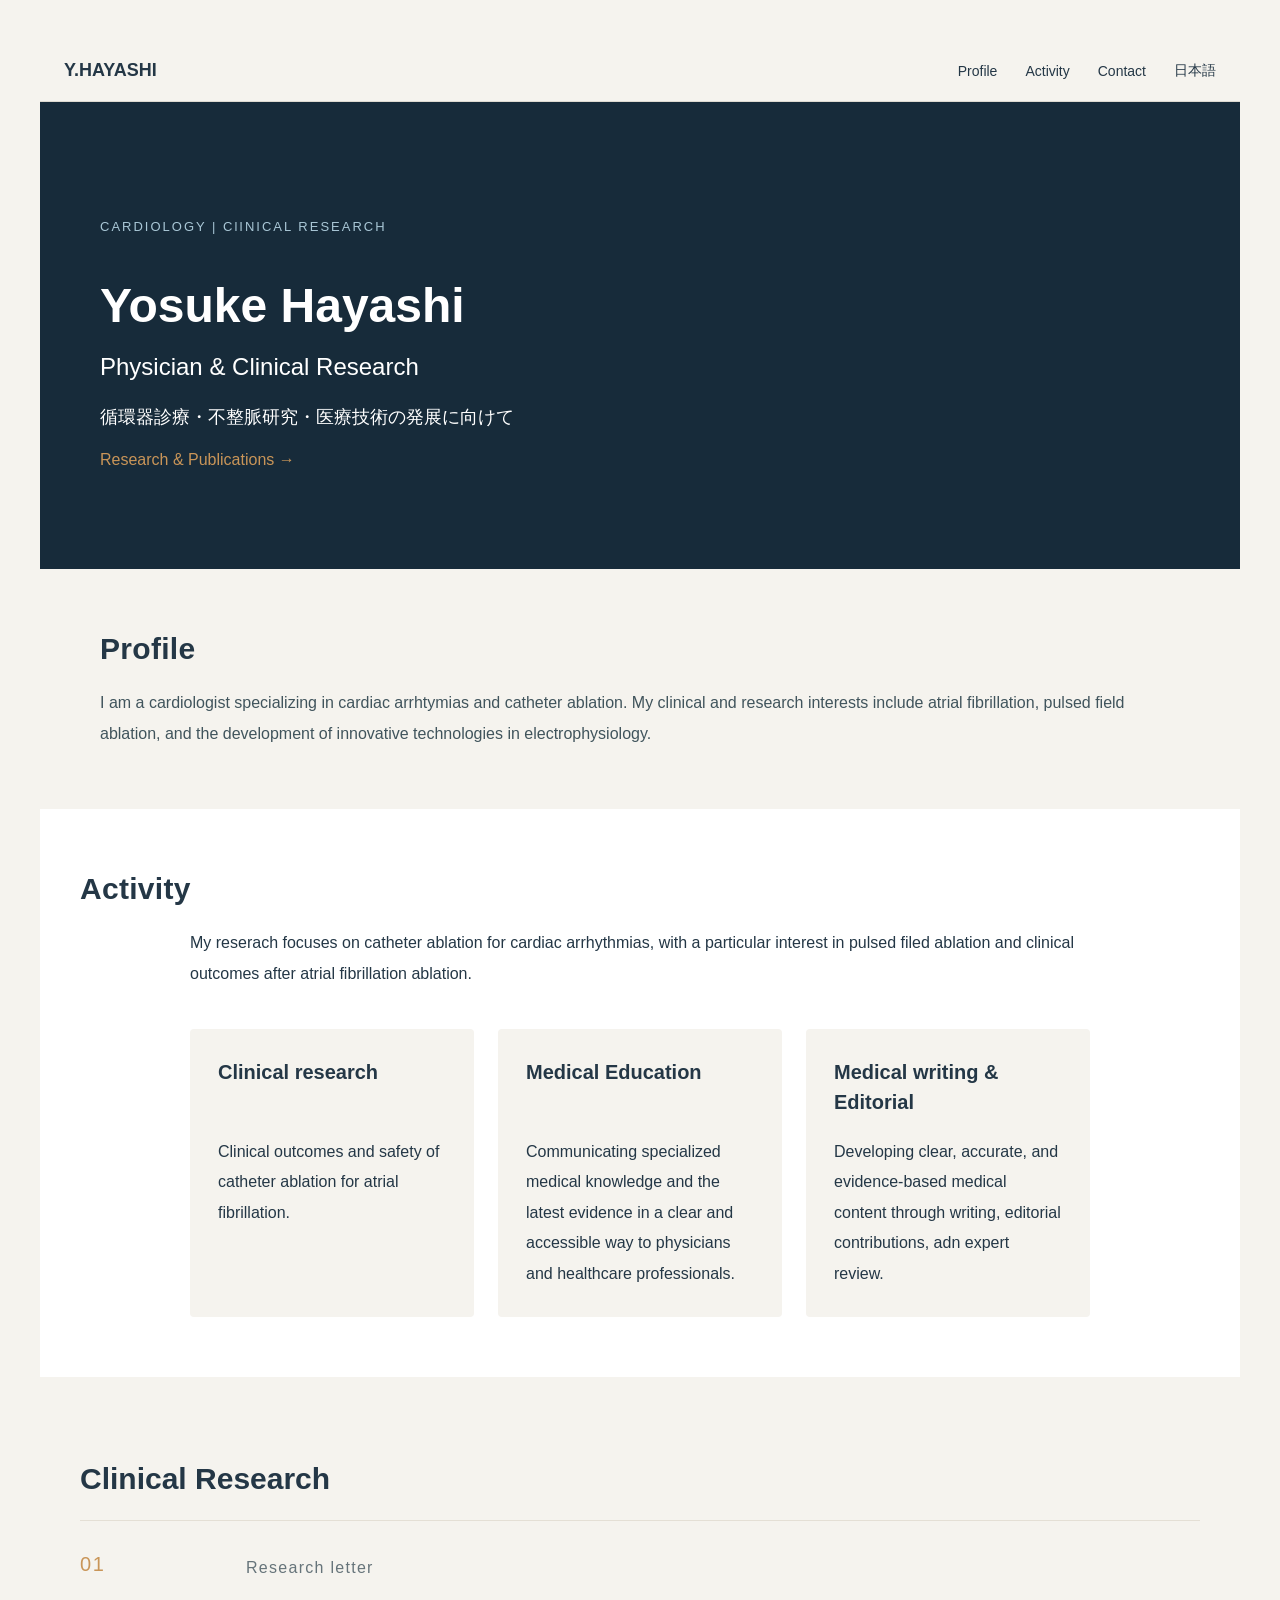
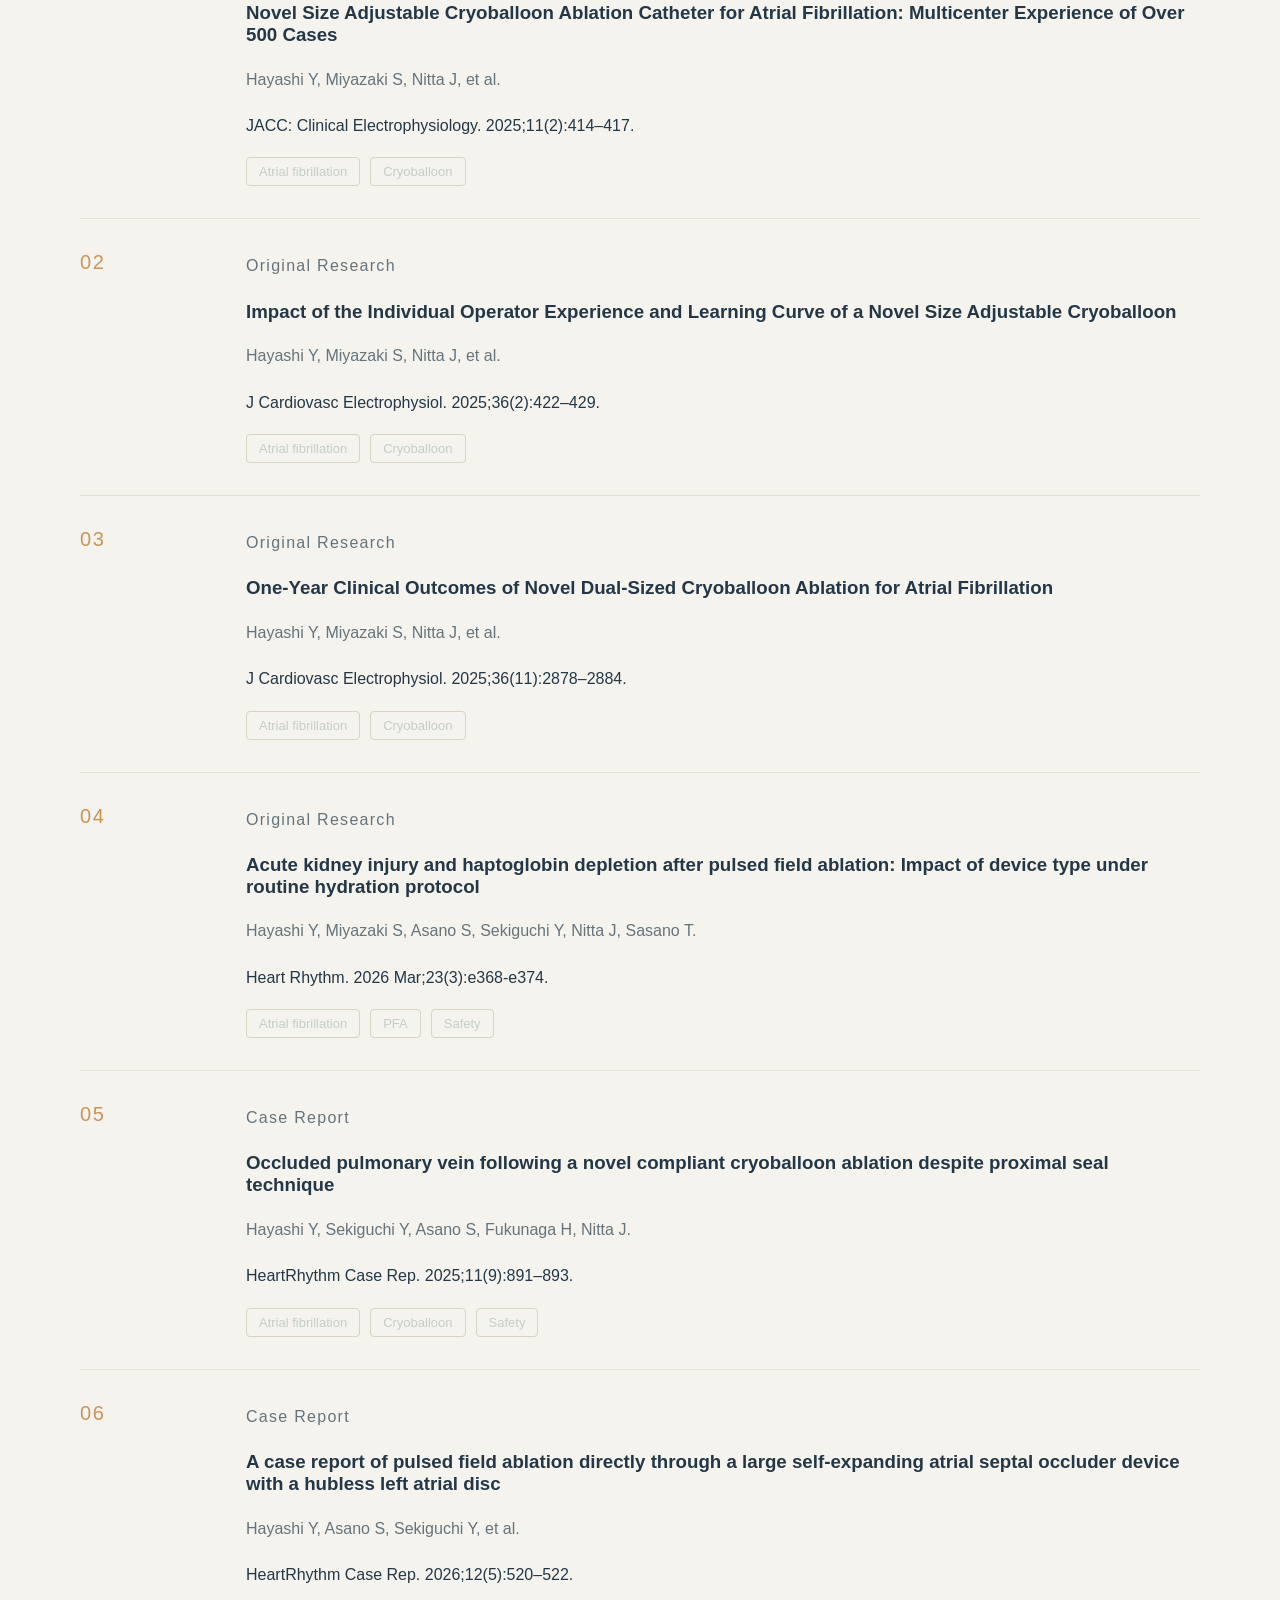
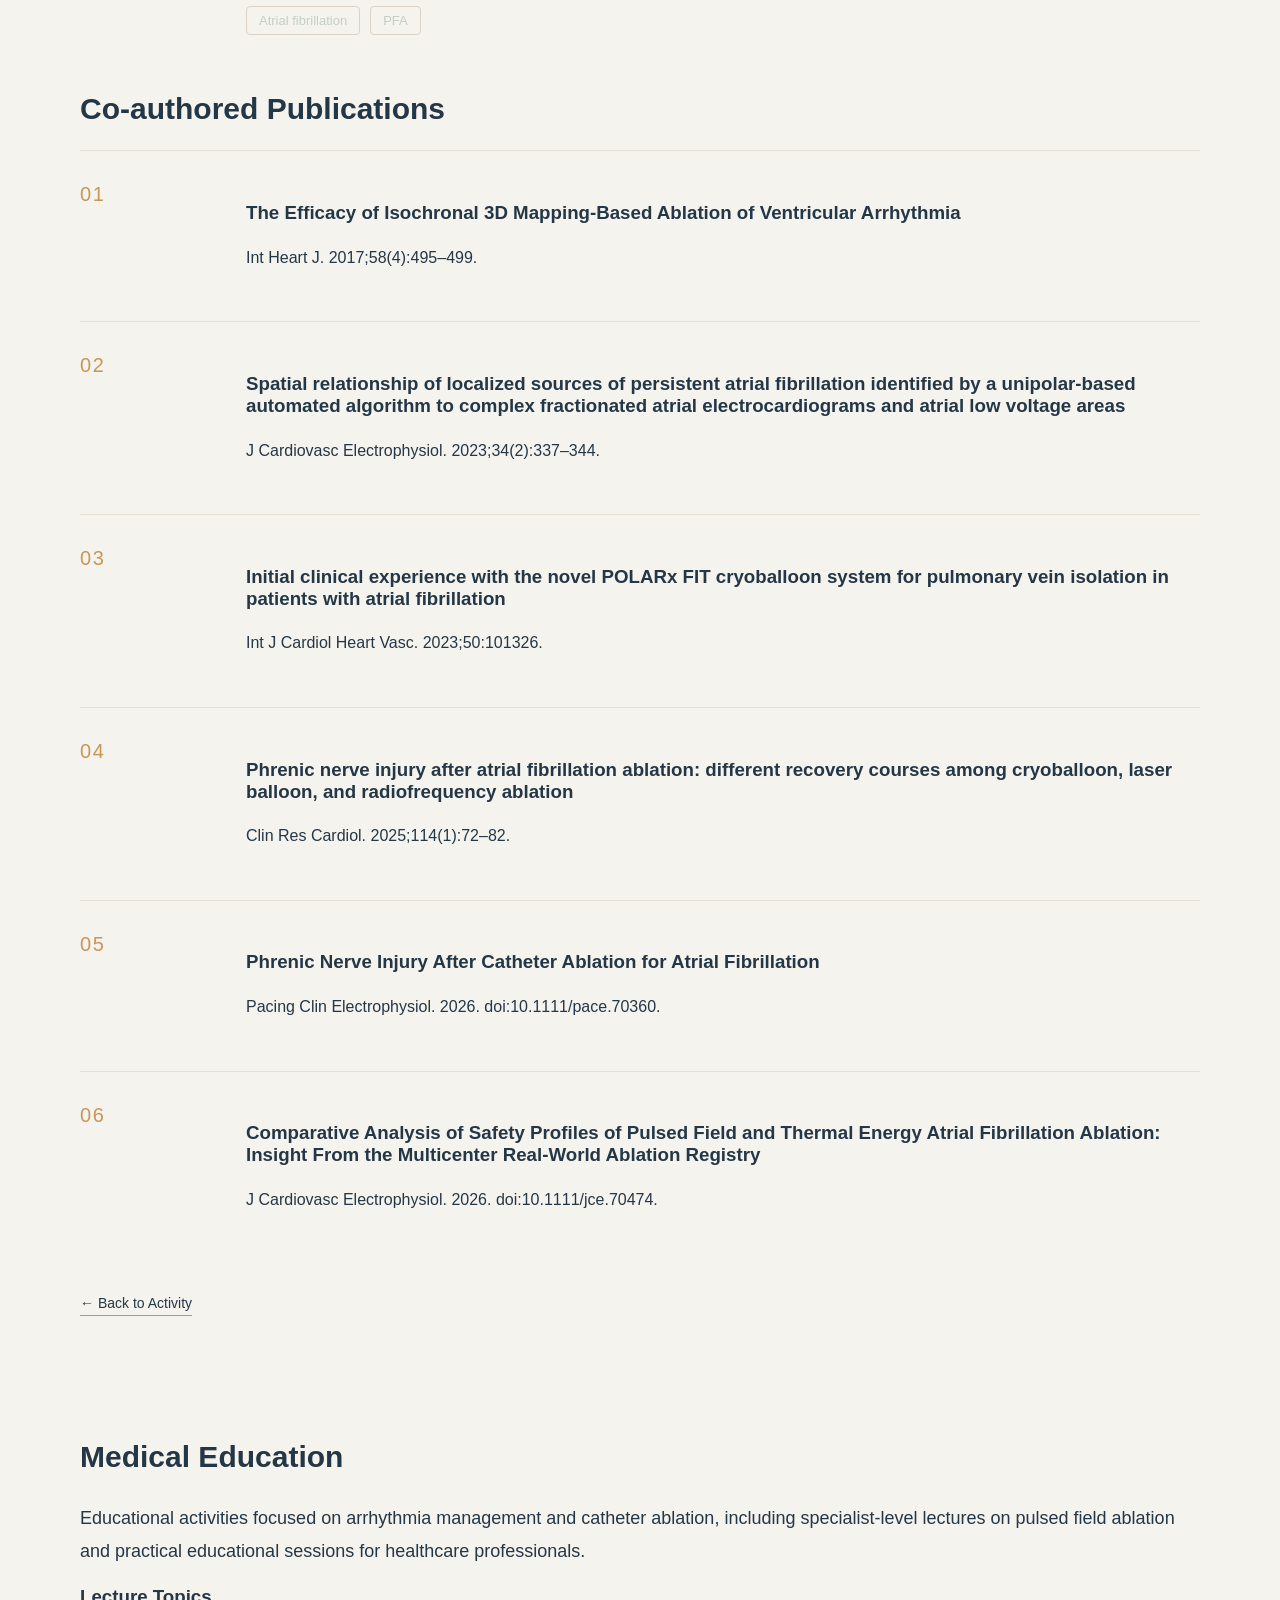
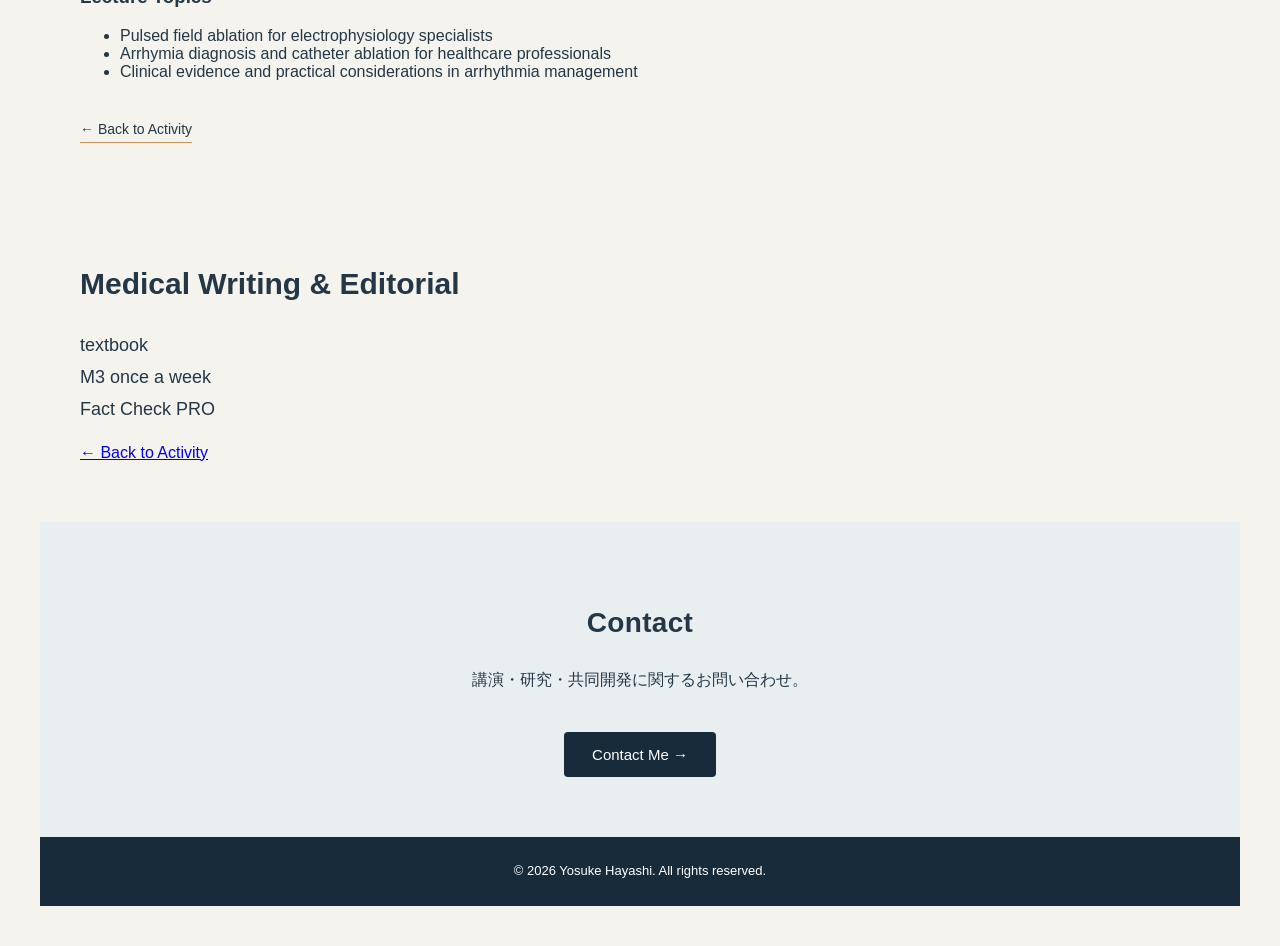
<file: index.html>
<!DOCTYPE html>
<html lang='ja'>
  <head>
    <meta charset='UTF-8'>
    <meta name='viewport' content='width=device-width, initial-scale=1.0'>
    <link rel='stylesheet' href='style.css'> 
    <title>Yosuke Hayashi | Physician & Researcher </title>
  </head>

  <body>
    <header>
      <nav>
        <a href='#' class='logo'>Y.HAYASHI</a>

        <div class='nav-links'>
          <a href='#profile'>Profile</a>
          <a href='#research'>Activity</a>
          <a href='#contact'>Contact</a>
          <a href='ja.html'>日本語</a>
        </div>
      </nav>
    </header>

    <main>
      <section class='hero'>
        <p class='eyebrow'>CARDIOLOGY | ClINICAL RESEARCH</p>
        <h1>Yosuke Hayashi</h1>
        <h2>Physician & Clinical Research</h2>
        <p class='hero-description'>
          循環器診療・不整脈研究・医療技術の発展に向けて
        </p>

        <a href='#research' class='hero-button'>
          Research & Publications →
        </a>
      </section>

      <section id='profile'>
        <h2>Profile</h2>
        <p>I am a cardiologist specializing in cardiac arrhtymias and catheter ablation. My clinical and research interests include
        atrial fibrillation, pulsed field ablation, and the development of innovative technologies in electrophysiology.</p>
      </section>

      <section id='research'>
        <h2>Activity</h2>
        <p>My reserach focuses on catheter ablation for cardiac arrhythmias, with a particular interest in pulsed filed ablation and 
          clinical outcomes after atrial fibrillation ablation.</p>

        <div class='research-cards'>
          <article class='research-card'　id='clinical-research'>
            <a href='#article-details' class='research-card-full-link'>
            <h3>
              Clinical research</h3>
            <p> Clinical outcomes and safety of catheter ablation for atrial fibrillation.</p>
            </a>
          </article>

          <article class = 'research-card' >
            <a href='#education' class='research-card-full-link'>
            <h3>Medical Education</h3>
            <p>Communicating specialized medical knowledge 
              and the latest evidence in a clear and accessible way to physicians and healthcare professionals.</p>
            </a>
          </article>

          <article class='research-card'>
            <a href='#writing' class='research-card-full-link'>
            <h3>Medical writing & Editorial</h3>
            <p>Developing clear, accurate, and evidence-based medical content through 
                 writing, editorial contributions, adn expert review. </p>
            </a>
          </article>

        </div>
      </section>

      <section id='article-details'>
        <h2>Clinical Research</h2>
        <article class='publication'>
          <span class='publication-number'>01</span>
          <div class='publication-content'>
            <p class='publication-type'>Research letter</p>
            <h3>
              <a href='https://pubmed.ncbi.nlm.nih.gov/39665710/'
                target='_blank'　rel='noopener noreferrer''>
               Novel Size Adjustable Cryoballoon Ablation Catheter for Atrial Fibrillation: Multicenter Experience of Over 500 Cases
              </a>
            </h3>
            <p class='publication-authors'>Hayashi Y, Miyazaki S, Nitta J, et al.</p>
            <p class='publication-journal'>JACC: Clinical Electrophysiology. 2025;11(2):414–417.</p>
            <div class='publication-tags'>
              <span>Atrial fibrillation</span>
              <span>Cryoballoon</span>
            </div>
          </div>
        </article>

        <article class="publication">
          <span class="publication-number">02</span>
          <div class="publication-content">
          <p class="publication-type">Original Research</p>
          <h3>
            <a href="https://pubmed.ncbi.nlm.nih.gov/39716407/"
             target="_blank" rel="noopener noreferrer">
              Impact of the Individual Operator Experience and Learning Curve of a Novel Size Adjustable Cryoballoon
            </a>
           </h3>
          <p class="publication-authors">Hayashi Y, Miyazaki S, Nitta J, et al.</p>
          <p class="publication-journal">J Cardiovasc Electrophysiol. 2025;36(2):422–429.</p>
            <div class='publication-tags'>
              <span>Atrial fibrillation</span>
              <span>Cryoballoon</span>
            </div>
           </div>
        </article>
        
        <article class="publication">
          <span class="publication-number">03</span>
          <div class="publication-content">
            <p class="publication-type">Original Research</p>
            <h3>
              <a href="https://pubmed.ncbi.nlm.nih.gov/40823864/"
                target="_blank" rel="noopener noreferrer">
                One-Year Clinical Outcomes of Novel Dual-Sized Cryoballoon Ablation for Atrial Fibrillation
              </a>
            </h3>
            <p class="publication-authors">Hayashi Y, Miyazaki S, Nitta J, et al.</p>
            <p class="publication-journal">J Cardiovasc Electrophysiol. 2025;36(11):2878–2884.</p> 
            <div class='publication-tags'>
              <span>Atrial fibrillation</span>
              <span>Cryoballoon</span>
            </div>
          </div>
        </article>            

        <article class="publication">
          <span class="publication-number">04</span>
          <div class="publication-content">
            <p class="publication-type">Original Research</p>
            <h3>
              <a href="https://pubmed.ncbi.nlm.nih.gov/41371531/"
                target="_blank" rel="noopener noreferrer">
                Acute kidney injury and haptoglobin depletion after pulsed field ablation: Impact of device type under routine hydration protocol
              </a>
            </h3>
            <p class="publication-authors">Hayashi Y, Miyazaki S, Asano S, Sekiguchi Y, Nitta J, Sasano T.</p>
            <p class="publication-journal">Heart Rhythm. 2026 Mar;23(3):e368-e374.</p>
            <div class='publication-tags'>
              <span>Atrial fibrillation</span>
              <span>PFA</span>
              <span>Safety</span>
            </div>
          </div>
        </article>

        <article class="publication">
          <span class="publication-number">05</span>
          <div class="publication-content">
            <p class="publication-type">Case Report</p> 
            <h3>
              <a href="https://pubmed.ncbi.nlm.nih.gov/41333922/"
                target="_blank" rel="noopener noreferrer">
                Occluded pulmonary vein following a novel compliant cryoballoon ablation despite proximal seal technique
                </a>
                </h3>
            <p class="publication-authors">Hayashi Y, Sekiguchi Y, Asano S, Fukunaga H, Nitta J.</p>
            <p class="publication-journal"> HeartRhythm Case Rep. 2025;11(9):891–893.</p>
            <div class='publication-tags'>
              <span>Atrial fibrillation</span>
              <span>Cryoballoon</span>
              <span>Safety</span>            
              </div>
          </div>
        </article>
        
        <article class="publication">
          <span class="publication-number">06</span>
          <div class="publication-content">      
            <p class="publication-type">Case Report</p>
            <h3>
              <a href="https://pubmed.ncbi.nlm.nih.gov/42181133/"
                 target="_blank" rel="noopener noreferrer">
                 A case report of pulsed field ablation directly through a large self-expanding atrial septal occluder device with a hubless left atrial disc
              </a>
            </h3>
            <p class="publication-authors">Hayashi Y, Asano S, Sekiguchi Y, et al.</p>
            <p class="publication-journal">HeartRhythm Case Rep. 2026;12(5):520–522.</p>
            <div class='publication-tags'>
              <span>Atrial fibrillation</span>
              <span>PFA</span>
            </div>
          </div>
        </article>      

 <h2>Co-authored Publications</h2>

  <article class="publication">
    <span class="publication-number">01</span>
    <div class="publication-content">
      <h3>
        <a href="https://pubmed.ncbi.nlm.nih.gov/28717114/"
           target="_blank" rel="noopener noreferrer">
          The Efficacy of Isochronal 3D Mapping-Based Ablation of Ventricular Arrhythmia
        </a>
      </h3>
      <p class="publication-journal">Int Heart J. 2017;58(4):495–499.</p>
    </div>
  </article>

         <article class="publication">
    <span class="publication-number">02</span>
    <div class="publication-content">
      <h3>
        <a href="https://pubmed.ncbi.nlm.nih.gov/36423234/"
           target="_blank" rel="noopener noreferrer">
          Spatial relationship of localized sources of persistent atrial fibrillation identified by a unipolar-based automated algorithm to complex fractionated atrial electrocardiograms and atrial low voltage areas
        </a>
      </h3>
      <p class="publication-journal">J Cardiovasc Electrophysiol. 2023;34(2):337–344.</p>
    </div>
  </article>

        <article class="publication">
    <span class="publication-number">03</span>
    <div class="publication-content">
      <h3>
        <a href="https://pubmed.ncbi.nlm.nih.gov/38192687/"
           target="_blank" rel="noopener noreferrer">
          Initial clinical experience with the novel POLARx FIT cryoballoon system for pulmonary vein isolation in patients with atrial fibrillation
        </a>
      </h3>
      <p class="publication-journal">Int J Cardiol Heart Vasc. 2023;50:101326.</p>
    </div>
  </article>

  <article class="publication">
    <span class="publication-number">04</span>
    <div class="publication-content">
      <h3>
        <a href="https://pubmed.ncbi.nlm.nih.gov/38170250/"
           target="_blank" rel="noopener noreferrer">
          Phrenic nerve injury after atrial fibrillation ablation: different recovery courses among cryoballoon, laser balloon, and radiofrequency ablation
        </a>
      </h3>
      <p class="publication-journal">Clin Res Cardiol. 2025;114(1):72–82.</p>
    </div>
  </article>

  <article class="publication">
    <span class="publication-number">05</span>
    <div class="publication-content">
      <h3>
        <a href="https://pubmed.ncbi.nlm.nih.gov/42460808/"
           target="_blank" rel="noopener noreferrer">
          Phrenic Nerve Injury After Catheter Ablation for Atrial Fibrillation
        </a>
      </h3>
      <p class="publication-journal">Pacing Clin Electrophysiol. 2026. doi:10.1111/pace.70360.</p>
    </div>
  </article>

  <article class="publication">
    <span class="publication-number">06</span>
    <div class="publication-content">
      <h3>
        <a href="https://pubmed.ncbi.nlm.nih.gov/42555553/"
           target="_blank" rel="noopener noreferrer">
          Comparative Analysis of Safety Profiles of Pulsed Field and Thermal Energy Atrial Fibrillation Ablation: Insight From the Multicenter Real-World Ablation Registry
        </a>
      </h3>
      <p class="publication-journal">J Cardiovasc Electrophysiol. 2026. doi:10.1111/jce.70474.</p>
    </div>
  </article>
        
        <a href='#research'> ← Back to Activity</a>
      </section>

      <section id='education'>
        <h2>Medical Education</h2>
        <p>
          Educational activities focused on arrhythmia management and catheter ablation, 
          including specialist-level lectures on pulsed field ablation and practical educational sessions for healthcare professionals. 
        </p>
        <h3>Lecture Topics</h3>
        <ul>
          <li>Pulsed field ablation for electrophysiology specialists </li>
          <li>Arrhymia diagnosis and catheter ablation for healthcare professionals</li>
          <li>Clinical evidence and practical considerations in arrhythmia management</li>
        </ul>
        <a href='#research'> ← Back to Activity</a>
      </section>

        <section id='writing'>
        <h2>Medical Writing & Editorial</h2>
        <p>
          textbook <br>M3 once a week<br>Fact Check PRO
        </p>
        <a href='#research'> ← Back to Activity</a>
      </section>
      

      <section id='contact'>
        <h2>Contact</h2>
        <p>講演・研究・共同開発に関するお問い合わせ。</p>
        <a href='mailto:ysk.hayashi1988@gmail.com' class='contact-button'>
          Contact Me →
        </a>
      </section>
    </main>
    
    <footer>
      <p>&copy; 2026 Yosuke Hayashi. All rights reserved.</p>
    </footer>
    
  </body>
</html>
</file>
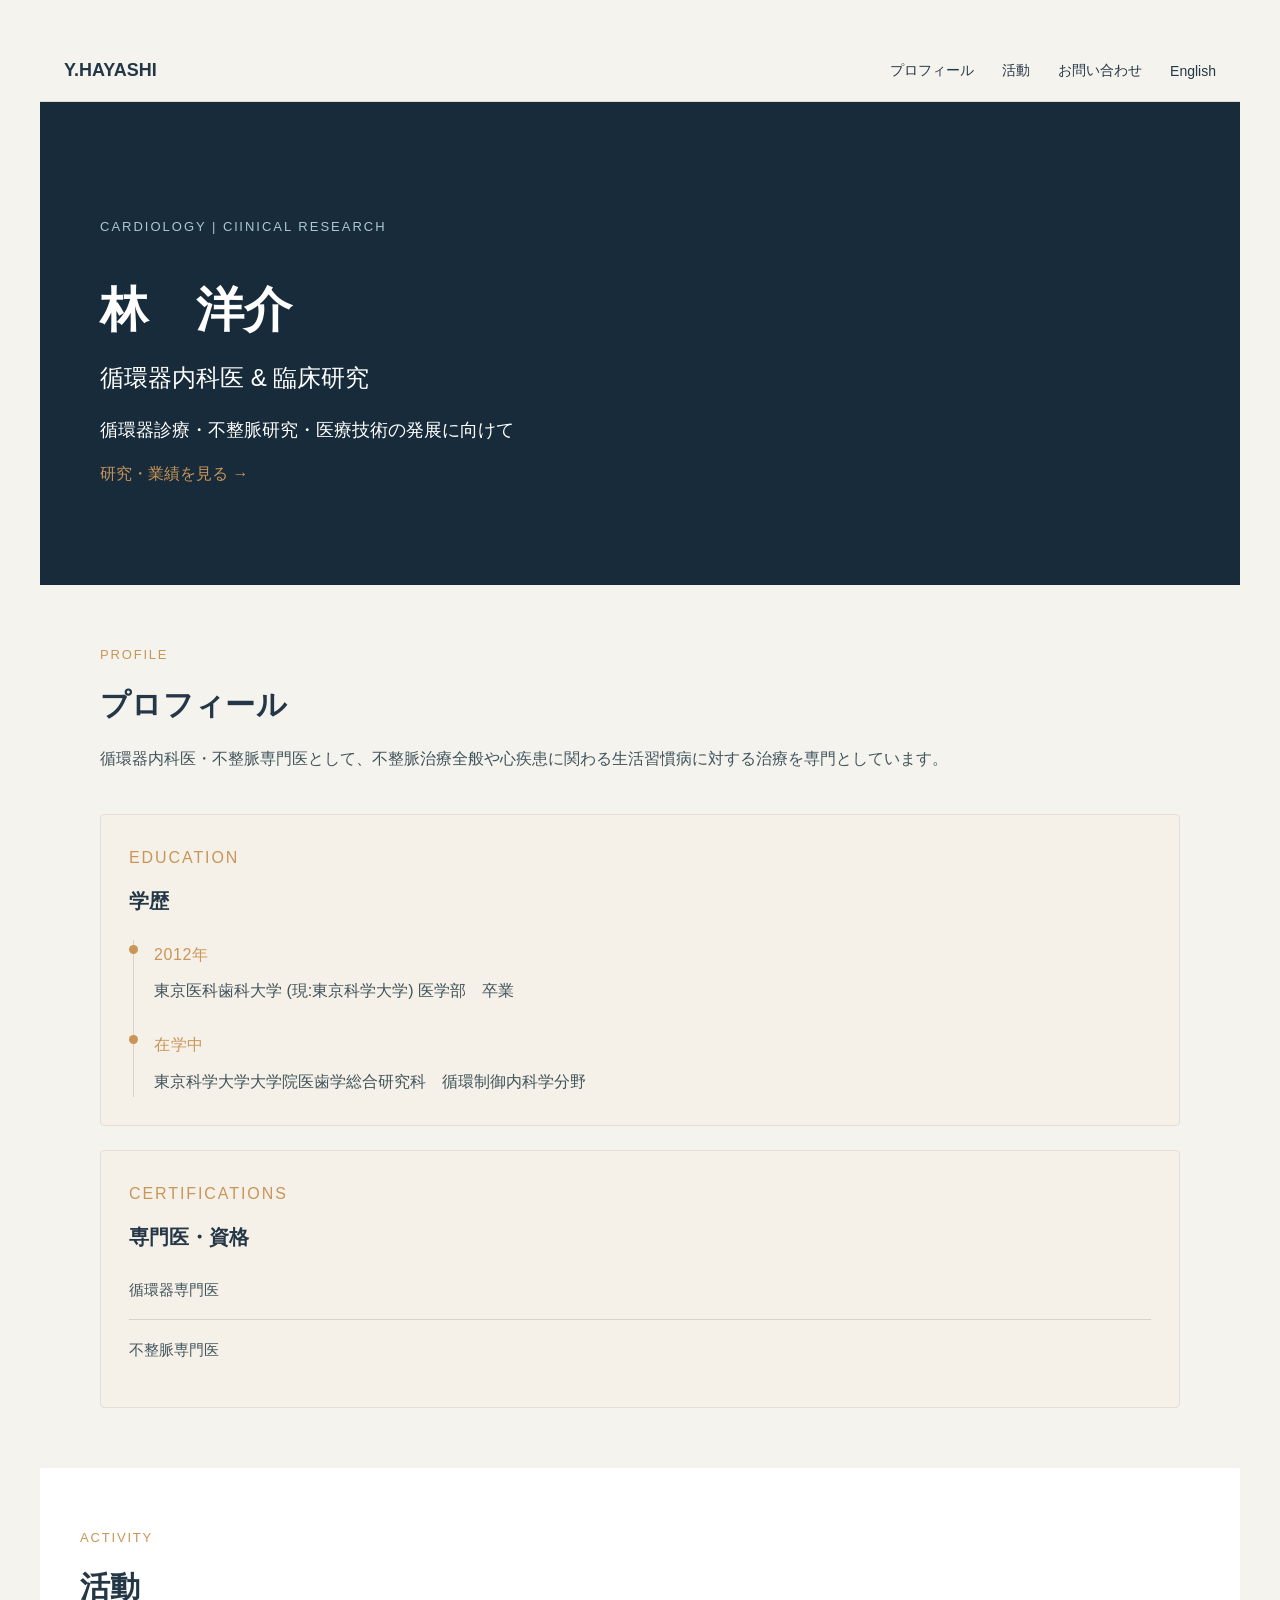
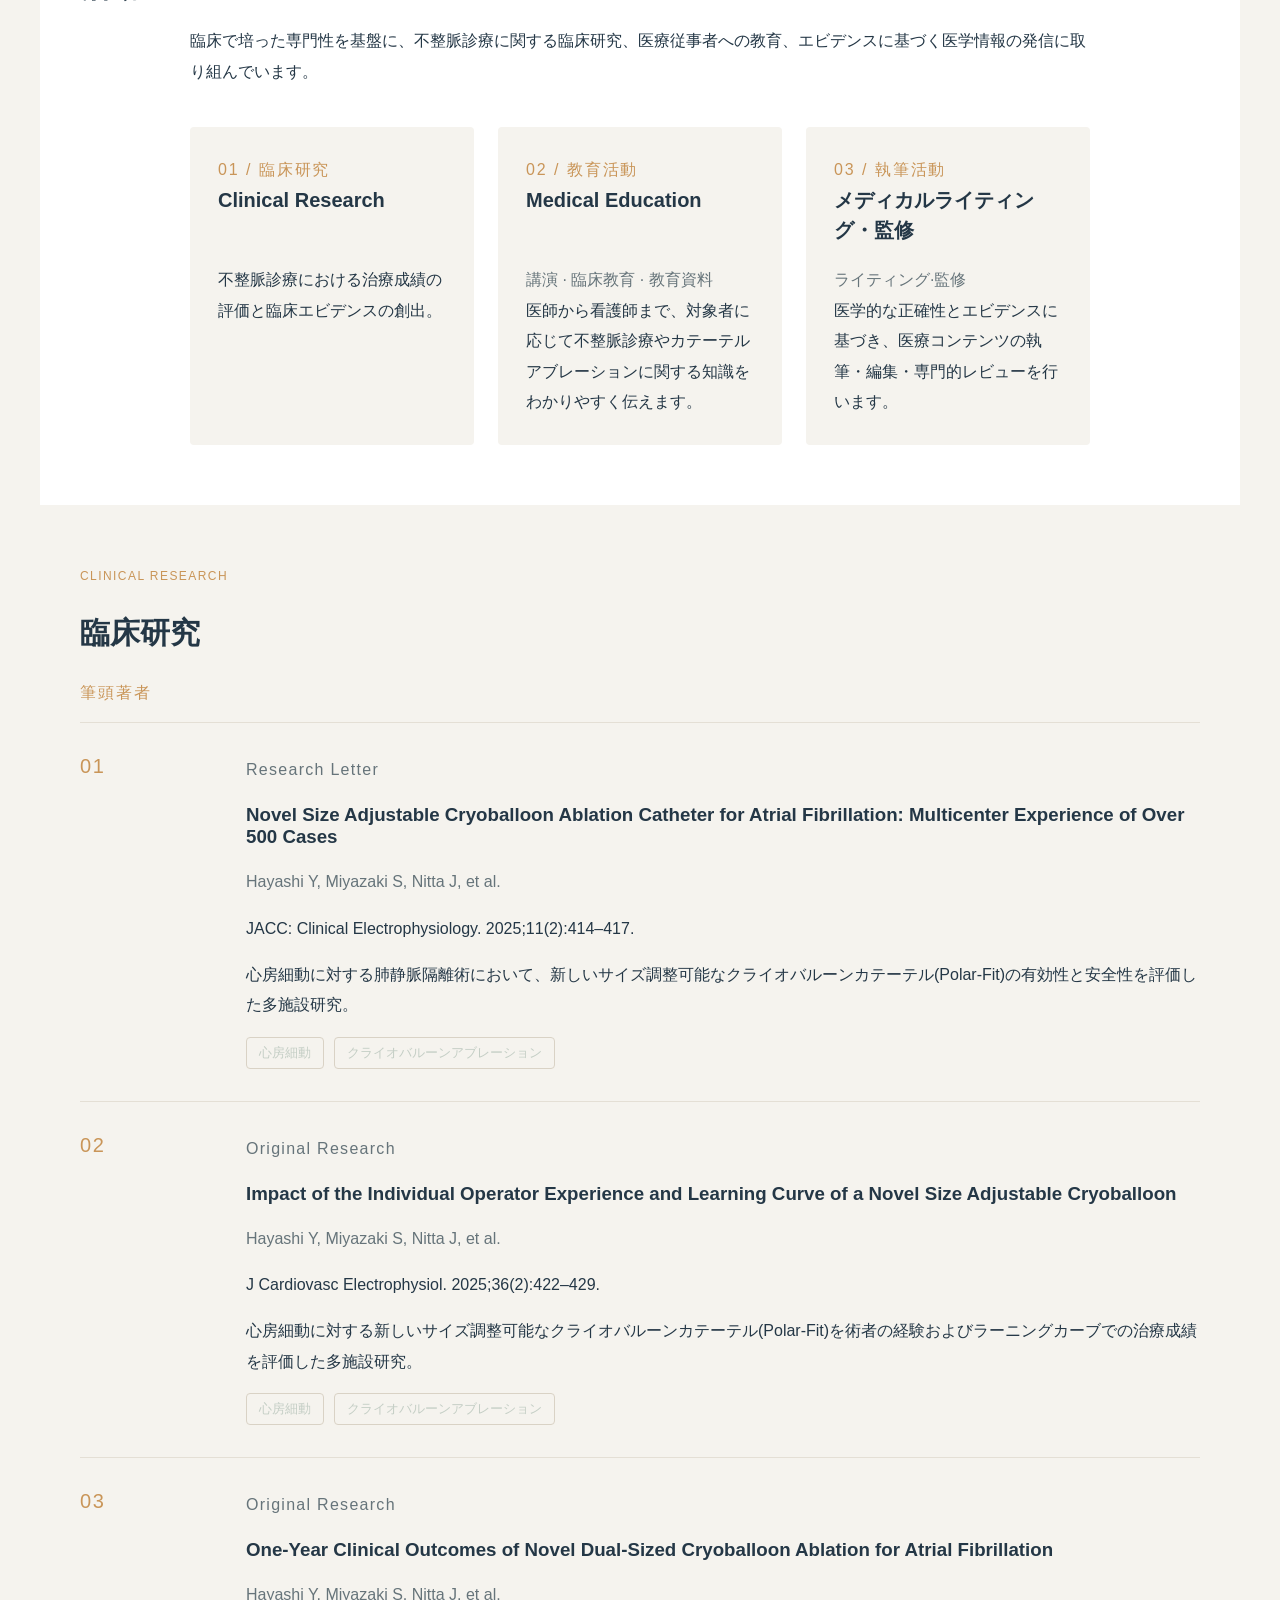
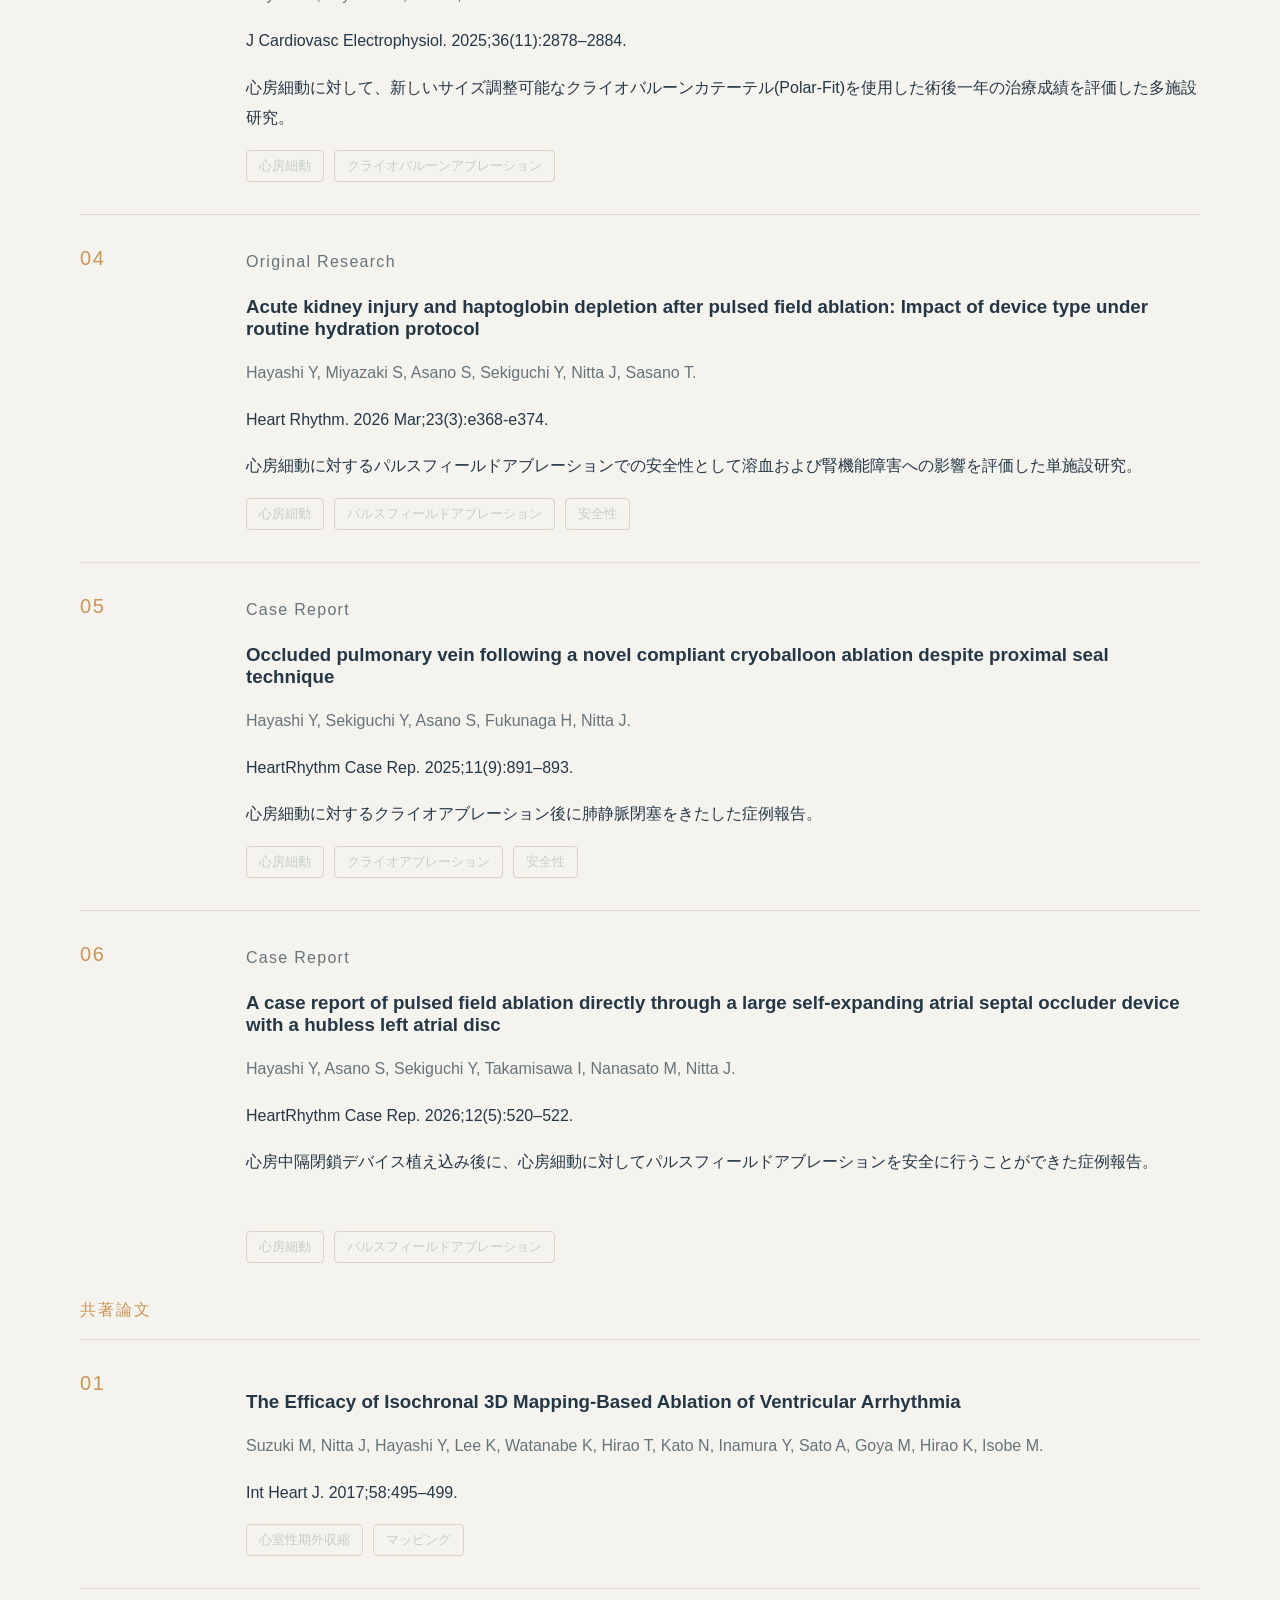
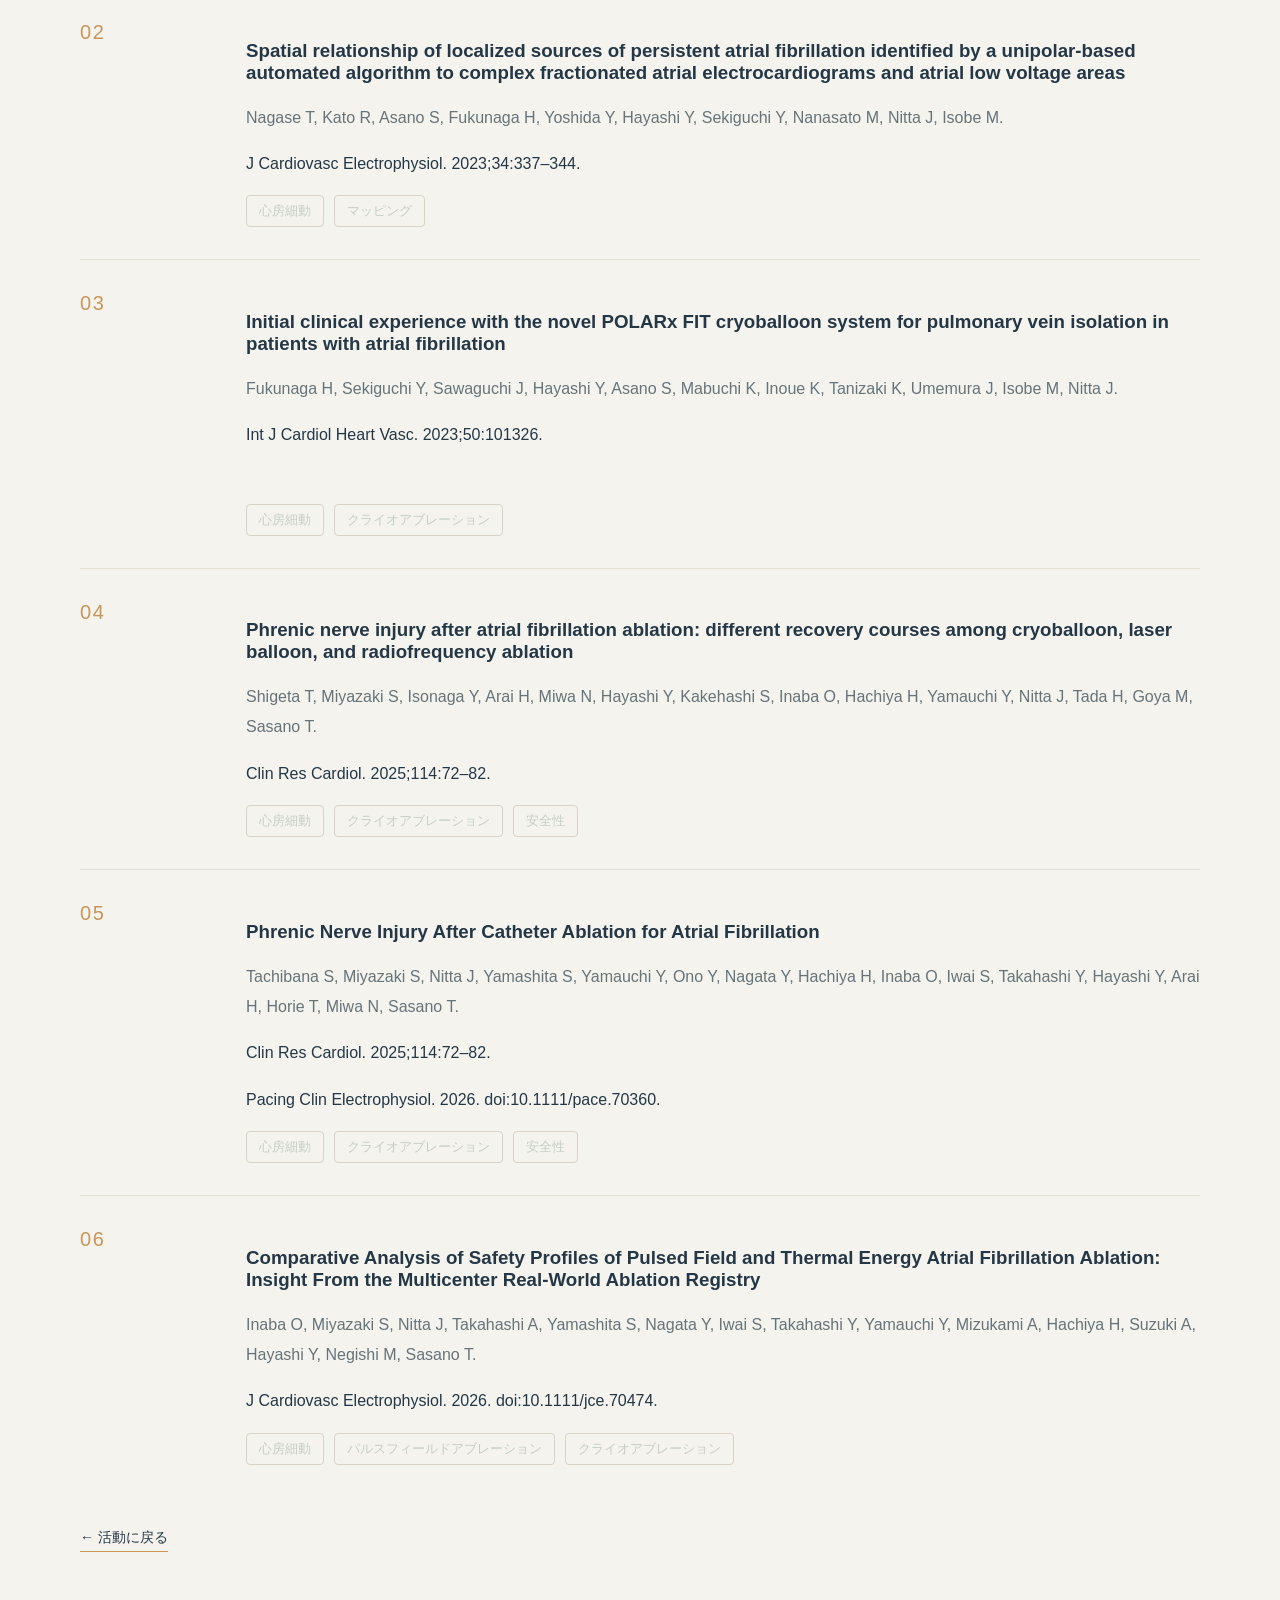
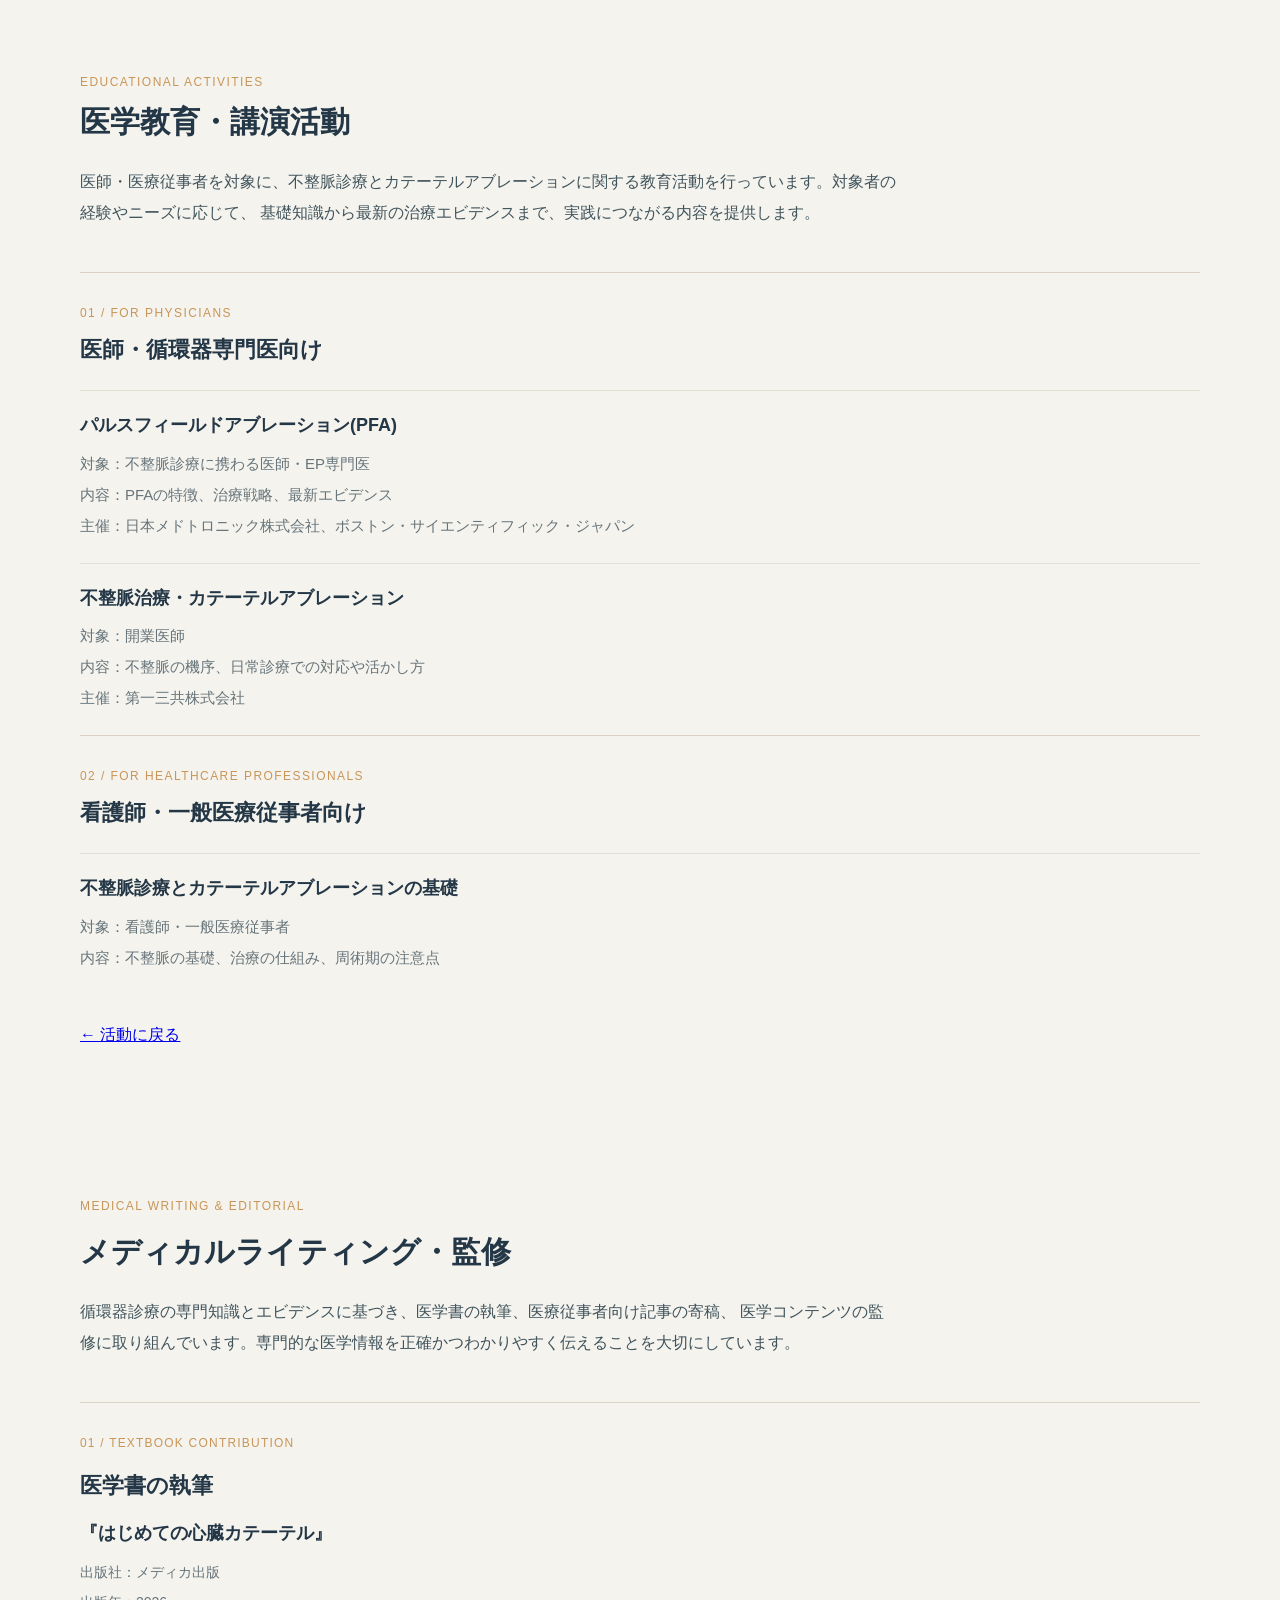
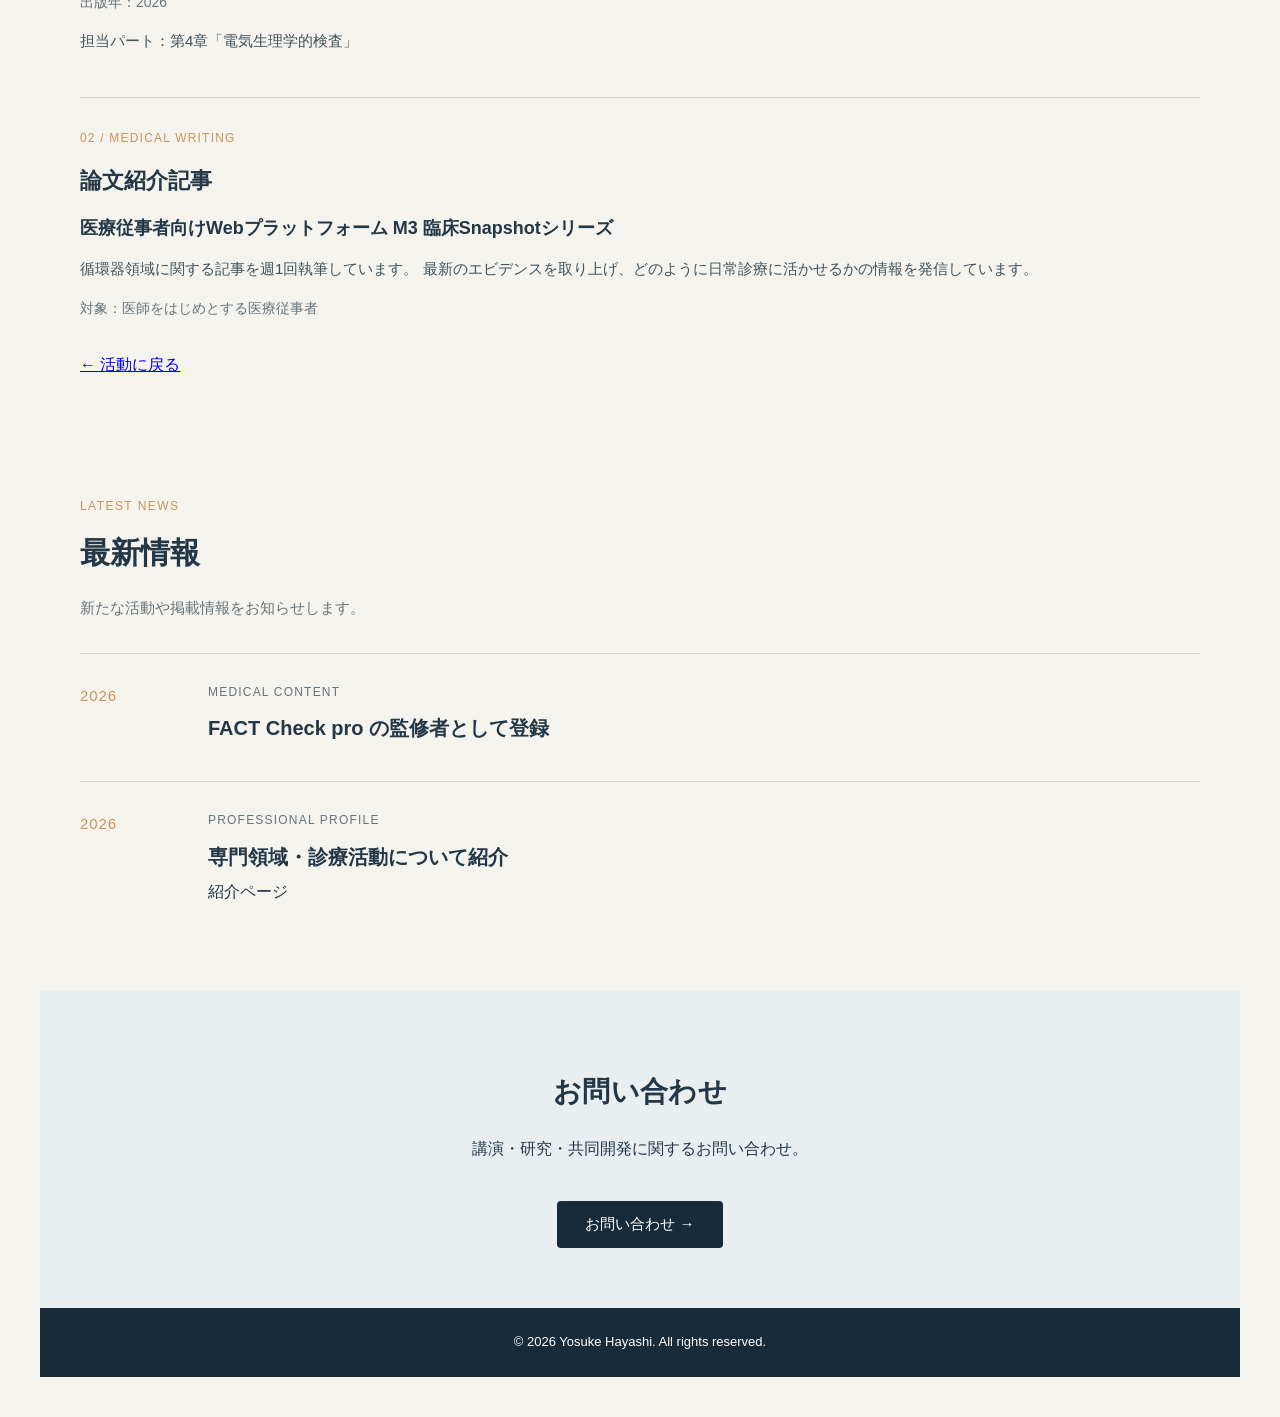
<file: ja.html>
<!DOCTYPE html>
<html lang='ja'>
  <head>
    <meta charset='UTF-8'>
    <meta name='viewport' content='width=device-width, initial-scale=1.0'>
    <link rel='stylesheet' href='style.css'> 
    <title>Yosuke Hayashi | Physician & Researcher </title>
  </head>

  <body>
    <header>
      <nav>
        <a href='#' class='logo'>Y.HAYASHI</a>

        <div class='nav-links'>
          <a href='#profile'>プロフィール</a>
          <a href='#research'>活動</a>
          <a href='#contact'>お問い合わせ</a>
          <a href='index.html'>English</a>
        </div>
      </nav>
    </header>

    <main>
      <section class='hero'>
        <p class='eyebrow'>CARDIOLOGY | ClINICAL RESEARCH</p>
        <h1>林　洋介</h1>
        <h2>循環器内科医 & 臨床研究</h2>
        <p class='hero-description'>
          循環器診療・不整脈研究・医療技術の発展に向けて
        </p>

        <a href='#article-details' class='hero-button'>
          研究・業績を見る →
        </a>
      </section>

      <section id='profile'>
        <p class='section-eyebrow'>PROFILE </p>
        <h2>プロフィール</h2>
        <p>循環器内科医・不整脈専門医として、不整脈治療全般や心疾患に関わる生活習慣病に対する治療を専門としています。</p>
        
        <div class='profile-details'>
          <div class='profile-card'>
            <p class='profile-card-label'>EDUCATION</p>
            <h3>学歴</h3>
            <div class='profile-timeline'>
              <div class='profile-timeline-item'>
                <p class='profile-year'>2012年</p>
                <p class='profile-description'>
                  東京医科歯科大学 (現:東京科学大学) 医学部　卒業</p>
              </div>
              <div class='profile-timeline-item'>
                <p class='profile-year'>在学中</p>
                <p class='profile-description'>
                  東京科学大学大学院医歯学総合研究科　循環制御内科学分野</p>
              </div>
            </div>
          </div>        
          <div class='profile-card'>
            <p class='profile-card-label'>CERTIFICATIONS</p>
            <h3>専門医・資格</h3>

            <ul class='profile-certification-list'>
              <li>循環器専門医</li>
              <li>不整脈専門医</li>
            </ul>
          </div>
        </div>
                
      </section>

      <section id='research'>
        <p class='section-eyebrow'>ACTIVITY </p>
        <h2>活動</h2>
        <p>臨床で培った専門性を基盤に、不整脈診療に関する臨床研究、医療従事者への教育、エビデンスに基づく医学情報の発信に取り組んでいます。</p>

        <div class='research-cards'>
          <article class='research-card'　id='clinical-research'>
            <a href='#article-details' class='research-card-full-link'>
              <p class="research-card-number">01 / 臨床研究</p>
            <h3>Clinical Research</h3>
            <p> 不整脈診療における治療成績の評価と臨床エビデンスの創出。</p>
            </a>
          </article>

          <article class = 'research-card' >
            <a href='#education' class='research-card-full-link'>
            <p class="research-card-number">02 / 教育活動</p>
              <h3>Medical Education</h3>
              <p class="research-card-subtitle">講演 · 臨床教育 · 教育資料 </p>
              <p>医師から看護師まで、対象者に応じて不整脈診療やカテーテルアブレーションに関する知識をわかりやすく伝えます。</p>
            </a>
          </article>

          <article class='research-card'>
            <a href='#writing' class='research-card-full-link'>
            <p class="research-card-number">03 / 執筆活動</p>              
            <h3>メディカルライティング・監修</h3>
              <p class="research-card-subtitle">ライティング·監修 </p>              
            <p>医学的な正確性とエビデンスに基づき、医療コンテンツの執筆・編集・専門的レビューを行います。 </p>
            </a>
          </article>

        </div>
      </section>

      <section id='article-details'>
        <p class="section-eyebrow">CLINICAL RESEARCH</p>     
        <h2>臨床研究</h2>

        <div class='article-type'>
          <p>筆頭著者</p>
        </div>
          
         <article class="publication">
    <span class="publication-number">01</span>
    <div class="publication-content">
      <p class="publication-type">Research Letter</p>
      <h3>
        <a href="https://pubmed.ncbi.nlm.nih.gov/39665710/"
          target="_blank"　rel="noopener noreferrer">
          Novel Size Adjustable Cryoballoon Ablation Catheter for Atrial Fibrillation: Multicenter Experience of Over 500 Cases
        </a>
      </h3>
      <p class="publication-authors"> Hayashi Y, Miyazaki S, Nitta J, et al.</p>
      <p class="publication-journal"> JACC: Clinical Electrophysiology. 2025;11(2):414–417.</p>
      <p class="publication-summary">
        心房細動に対する肺静脈隔離術において、新しいサイズ調整可能なクライオバルーンカテーテル(Polar-Fit)の有効性と安全性を評価した多施設研究。
      </p>
      <div class="publication-tags">
        <span>心房細動</span>
        <span>クライオバルーンアブレーション</span>
      </div>
    </div>
  </article>

        <article class="publication">
    <span class="publication-number">02</span>
    <div class="publication-content">
      <p class="publication-type">Original Research</p>
      <h3>
        <a href="https://pubmed.ncbi.nlm.nih.gov/39716407/"
           target="_blank" rel="noopener noreferrer">
          Impact of the Individual Operator Experience and Learning Curve of a Novel Size Adjustable Cryoballoon
        </a>
      </h3>
      <p class="publication-authors"> Hayashi Y, Miyazaki S, Nitta J, et al.</p>
      <p class="publication-journal">J Cardiovasc Electrophysiol. 2025;36(2):422–429.</p>
      <p class="publication-summary">
        心房細動に対する新しいサイズ調整可能なクライオバルーンカテーテル(Polar-Fit)を術者の経験およびラーニングカーブでの治療成績を評価した多施設研究。
      </p>
        <div class="publication-tags">
        <span>心房細動</span>
        <span>クライオバルーンアブレーション</span>
        </div>
    </div>
  </article>

  <article class="publication">
    <span class="publication-number">03</span>
    <div class="publication-content">
      <p class="publication-type">Original Research</p>
      <h3>
        <a href="https://pubmed.ncbi.nlm.nih.gov/40823864/"
           target="_blank" rel="noopener noreferrer">
          One-Year Clinical Outcomes of Novel Dual-Sized Cryoballoon Ablation for Atrial Fibrillation
        </a>
      </h3>
      <p class="publication-authors"> Hayashi Y, Miyazaki S, Nitta J, et al.</p>
      <p class="publication-journal">J Cardiovasc Electrophysiol. 2025;36(11):2878–2884.</p>
      <p class="publication-summary">
        心房細動に対して、新しいサイズ調整可能なクライオバルーンカテーテル(Polar-Fit)を使用した術後一年の治療成績を評価した多施設研究。
      </p>
        <div class="publication-tags">
        <span>心房細動</span>
        <span>クライオバルーンアブレーション</span>
        </div>
    </div>
  </article>

  <article class="publication">
    <span class="publication-number">04</span>
    <div class="publication-content">
      <p class="publication-type">Original Research </p>
      <h3>
        <a href="https://pubmed.ncbi.nlm.nih.gov/41371531/"
           target="_blank" rel="noopener noreferrer">
          Acute kidney injury and haptoglobin depletion after pulsed field ablation: Impact of device type under routine hydration protocol
        </a>
      </h3>
      <p class="publication-authors">Hayashi Y, Miyazaki S, Asano S, Sekiguchi Y, Nitta J, Sasano T.</p>
      <p class="publication-journal">Heart Rhythm. 2026 Mar;23(3):e368-e374.</p>
      <p class="publication-summary">
        心房細動に対するパルスフィールドアブレーションでの安全性として溶血および腎機能障害への影響を評価した単施設研究。
      </p>
        <div class="publication-tags">
        <span>心房細動</span>
        <span>パルスフィールドアブレーション</span>
        <span>安全性</span>
        </div>
    </div>
  </article>

  <article class="publication">
    <span class="publication-number">05</span>
    <div class="publication-content">
      <p class="publication-type">Case Report</p>
      <h3>
        <a href="https://pubmed.ncbi.nlm.nih.gov/41333922/"
           target="_blank" rel="noopener noreferrer">
          Occluded pulmonary vein following a novel compliant cryoballoon ablation despite proximal seal technique
        </a>
      </h3>
      <p class="publication-authors"> Hayashi Y, Sekiguchi Y, Asano S, Fukunaga H, Nitta J.</p>
      <p class="publication-journal">HeartRhythm Case Rep. 2025;11(9):891–893.</p>
      <p class="publication-summary">
        心房細動に対するクライオアブレーション後に肺静脈閉塞をきたした症例報告。
      </p>
        <div class="publication-tags">
        <span>心房細動</span>
        <span>クライオアブレーション</span>
        <span>安全性</span>
        </div>
    </div>
  </article>

  <article class="publication">
    <span class="publication-number">06</span>
    <div class="publication-content">
      <p class="publication-type">Case Report</p>
      <h3>
        <a href="https://pubmed.ncbi.nlm.nih.gov/42181133/"
           target="_blank" rel="noopener noreferrer">
          A case report of pulsed field ablation directly through a large self-expanding atrial septal occluder device with a hubless left atrial disc
        </a>
      </h3>
      <p class="publication-authors"> Hayashi Y, Asano S, Sekiguchi Y, Takamisawa I, Nanasato M, Nitta J.</p>
      <p class="publication-journal">HeartRhythm Case Rep. 2026;12(5):520–522.</p>
      <p class="publication-summary">
        心房中隔閉鎖デバイス植え込み後に、心房細動に対してパルスフィールドアブレーションを安全に行うことができた症例報告。
      </p>
      　<div class="publication-tags">
        <span>心房細動</span>
        <span>パルスフィールドアブレーション</span>
        </div>
    </div>
  </article>

       <div class='article-type'>
          <p>共著論文</p>
        </div>

  <article class="publication">
    <span class="publication-number">01</span>
    <div class="publication-content">
      <h3>
        <a href="https://pubmed.ncbi.nlm.nih.gov/28717114/"
           target="_blank" rel="noopener noreferrer">
          The Efficacy of Isochronal 3D Mapping-Based Ablation of Ventricular Arrhythmia
        </a>
      </h3>
      <p class="publication-authors"> Suzuki M, Nitta J, Hayashi Y, Lee K, Watanabe K, Hirao T, Kato N, Inamura Y, Sato A, Goya M, Hirao K, Isobe M.</p>
      <p class="publication-journal">Int Heart J. 2017;58:495–499.</p>
        <div class="publication-tags">
        <span>心室性期外収縮</span>
        <span>マッピング</span>
        </div>
    </div>
  </article>

  <article class="publication">
    <span class="publication-number">02</span>
    <div class="publication-content">
      <h3>
        <a href="https://pubmed.ncbi.nlm.nih.gov/36423234/"
           target="_blank" rel="noopener noreferrer">
          Spatial relationship of localized sources of persistent atrial fibrillation identified by a unipolar-based automated algorithm to complex fractionated atrial electrocardiograms and atrial low voltage areas
        </a>
      </h3>
      <p class="publication-authors"> Nagase T, Kato R, Asano S, Fukunaga H, Yoshida Y, Hayashi Y, Sekiguchi Y, Nanasato M, Nitta J, Isobe M.</p>      
      <p class="publication-journal">J Cardiovasc Electrophysiol. 2023;34:337–344.</p>
        <div class="publication-tags">
        <span>心房細動</span>
        <span>マッピング</span>
        </div>
    </div>
  </article>

  <article class="publication">
    <span class="publication-number">03</span>
    <div class="publication-content">
      <h3>
        <a href="https://pubmed.ncbi.nlm.nih.gov/38192687/"
           target="_blank" rel="noopener noreferrer">
          Initial clinical experience with the novel POLARx FIT cryoballoon system for pulmonary vein isolation in patients with atrial fibrillation
        </a>
      </h3>
      <p class="publication-authors"> Fukunaga H, Sekiguchi Y, Sawaguchi J, Hayashi Y, Asano S, Mabuchi K, Inoue K, Tanizaki K, Umemura J, Isobe M, Nitta J.</p>      
      <p class="publication-journal">Int J Cardiol Heart Vasc. 2023;50:101326.</p>
      　<div class="publication-tags">
        <span>心房細動</span>
        <span>クライオアブレーション</span>
        </div>
    </div>
  </article>

  <article class="publication">
    <span class="publication-number">04</span>
    <div class="publication-content">
      <h3>
        <a href="https://pubmed.ncbi.nlm.nih.gov/38170250/"
           target="_blank" rel="noopener noreferrer">
          Phrenic nerve injury after atrial fibrillation ablation: different recovery courses among cryoballoon, laser balloon, and radiofrequency ablation
        </a>
      </h3>
      <p class="publication-authors"> Shigeta T, Miyazaki S, Isonaga Y, Arai H, Miwa N, Hayashi Y, Kakehashi S, Inaba O, Hachiya H, Yamauchi Y, Nitta J, Tada H, Goya M, Sasano T.</p>      
      <p class="publication-journal">Clin Res Cardiol. 2025;114:72–82.</p>
        <div class="publication-tags">
        <span>心房細動</span>
        <span>クライオアブレーション</span>
        <span>安全性</span>
        </div>
    </div>
  </article>

  <article class="publication">
    <span class="publication-number">05</span>
    <div class="publication-content">
      <h3>
        <a href="https://pubmed.ncbi.nlm.nih.gov/42460808/"
           target="_blank" rel="noopener noreferrer">
          Phrenic Nerve Injury After Catheter Ablation for Atrial Fibrillation
        </a>
      </h3>
      <p class="publication-authors"> Tachibana S, Miyazaki S, Nitta J, Yamashita S, Yamauchi Y, Ono Y, Nagata Y, Hachiya H, Inaba O, Iwai S, Takahashi Y, Hayashi Y, Arai H, Horie T, Miwa N, Sasano T.</p>      
      <p class="publication-journal">Clin Res Cardiol. 2025;114:72–82.</p>
      <p class="publication-journal">Pacing Clin Electrophysiol. 2026. doi:10.1111/pace.70360.</p>
        <div class="publication-tags">
        <span>心房細動</span>
        <span>クライオアブレーション</span>
        <span>安全性</span>
        </div>
    </div>
  </article>

  <article class="publication">
    <span class="publication-number">06</span>
    <div class="publication-content">
      <h3>
        <a href="https://pubmed.ncbi.nlm.nih.gov/42555553/"
           target="_blank" rel="noopener noreferrer">
          Comparative Analysis of Safety Profiles of Pulsed Field and Thermal Energy Atrial Fibrillation Ablation: Insight From the Multicenter Real-World Ablation Registry
        </a>
      </h3>      
      <p class="publication-authors"> Inaba O, Miyazaki S, Nitta J, Takahashi A, Yamashita S, Nagata Y, Iwai S, Takahashi Y, Yamauchi Y, Mizukami A, Hachiya H, Suzuki A, Hayashi Y, Negishi M, Sasano T.</p>            
      <p class="publication-journal">J Cardiovasc Electrophysiol. 2026. doi:10.1111/jce.70474.</p>
        <div class="publication-tags">
        <span>心房細動</span>
        <span>パルスフィールドアブレーション</span>
        <span>クライオアブレーション</span>
        </div>
    </div>
  </article>

      <a href='#research'> ← 活動に戻る</a>
      </section>

      <section id='education'>  
        <p class="section-eyebrow">EDUCATIONAL ACTIVITIES</p>
        <h2>医学教育・講演活動</h2>        
        <p class="education-intro">
          医師・医療従事者を対象に、不整脈診療とカテーテルアブレーションに関する教育活動を行っています。対象者の経験やニーズに応じて、
          基礎知識から最新の治療エビデンスまで、実践につながる内容を提供します。</p>

        <div class='education-group'>
          <p class='education-audience'>01 / FOR PHYSICIANS</p>
          <h3>医師・循環器専門医向け</h3>
          <div class='education-item'>
            <h4>パルスフィールドアブレーション(PFA) </h4>
            <p>対象：不整脈診療に携わる医師・EP専門医</p>
            <p>内容：PFAの特徴、治療戦略、最新エビデンス</p>
            <p>主催：日本メドトロニック株式会社、ボストン・サイエンティフィック・ジャパン</p>
          </div>
        <div class="education-item">
          <h4>不整脈治療・カテーテルアブレーション</h4>
          <p>対象：開業医師</p>
          <p>内容：不整脈の機序、日常診療での対応や活かし方</p>
          <p>主催：第一三共株式会社</p>
        </div>

            <div class="education-group">
              <p class="education-audience">02 / FOR HEALTHCARE PROFESSIONALS</p>
              <h3>看護師・一般医療従事者向け</h3>
              <div class="education-item">
                <h4>不整脈診療とカテーテルアブレーションの基礎</h4>
                <p>対象：看護師・一般医療従事者</p>
                <p>内容：不整脈の基礎、治療の仕組み、周術期の注意点</p>
              </div>
            </div>

        <a href='#research'> ← 活動に戻る</a>
      </section>

        <section id='writing'>
          <p class='section-eyebrow'>MEDICAL WRITING & EDITORIAL </p>
          <h2>メディカルライティング・監修</h2>

          <p class='writing-intro'>循環器診療の専門知識とエビデンスに基づき、医学書の執筆、医療従事者向け記事の寄稿、
    医学コンテンツの監修に取り組んでいます。専門的な医学情報を正確かつわかりやすく伝えることを大切にしています。</p>

          <div class='writing-item'>
            <p class='writing-category'> 01 / TEXTBOOK CONTRIBUTION</p>
            <h3>医学書の執筆</h3>
            <p class='writing-title'>
              <a href="https://store.medica.co.jp/item/302020590"
               target="_blank" rel="noopener noreferrer">
              『はじめての心臓カテーテル』</a></p>
            <p class='writing-meta'>出版社：メディカ出版</p>
            <p class='writing-meta'>出版年：2026</p>
            <p class='writing-description'>担当パート：第4章「電気生理学的検査」</p>
          </div>
          <div class='writing-item'>
            <p class='writing-category'> 02 / MEDICAL WRITING</p>
            <h3>論文紹介記事</h3>
            <p class='writing-title'>
              <a href="https://www.m3.com/clinical/news/1338111"
           target="_blank" rel="noopener noreferrer">
              医療従事者向けWebプラットフォーム M3 臨床Snapshotシリーズ</a></p>
            <p class='writing-description'>
              循環器領域に関する記事を週1回執筆しています。
              最新のエビデンスを取り上げ、どのように日常診療に活かせるかの情報を発信しています。 </p>
            <p class="writing-meta">対象：医師をはじめとする医療従事者</p>
          </div>
        <a href='#research'> ← 活動に戻る</a>
      </section>

      <section id='latest-news'>
        <p class='section-eyebrow'>LATEST NEWS</p>
        <h2>最新情報</h2>
        <p class='news-intro'>新たな活動や掲載情報をお知らせします。</p>

        <article class='news-item'>
          <p class='news-date'>2026</p>
          <div class='news-content'>
            <p class='news-category'>MEDICAL CONTENT</p>
            <h3>
             <a href="https://factcheckpro.jp"
           target="_blank" rel="noopener noreferrer">
              FACT Check pro </a>の監修者として登録</h3>

          </div>
        </article>

        <article class='news-item'>
          <p class='news-date'>2026</p>
          <div class='news-content'>
            <p class='news-category'>PROFESSIONAL PROFILE</p>
            <h3>専門領域・診療活動について紹介</h3>
            <a href='https://hospitalsfile.doctorsfile.jp/h/1178723/ms/109043/'
              target='_blank' rel='noopener noreferrer' class='news-link' >紹介ページ</a>
          </div>
        </article>
      </section>
              
      <section id='contact'>
        <h2>お問い合わせ</h2>
        <p>講演・研究・共同開発に関するお問い合わせ。</p>
        <a href='mailto:ysk.hayashi1988@gmail.com' class='contact-button'>
          お問い合わせ →
        </a>
      </section>
    </main>
    
    <footer>
      <p>&copy; 2026 Yosuke Hayashi. All rights reserved.</p>
    </footer>
    
  </body>
</html>
</file>
<file: style.css>
body {
  font-family: Arial, sans-serif;
  background-color:#f5f3ee;
  color:#243746;
  margin:0;
  padding:40px;
}

h1 {
  font-size:36px;
  font-weight:700;
}

p {
  font-size:18px;
  line-height:1.8;
}

header {
  padding:20px 24px;
  border-bottom:1px solid #ddd9d0;
  position:sticky;
  top:0;
  background-color:#f5f3ee;
  z-index:100;
}

nav {
  display:flex;
  justify-content:space-between;
  align-items:center;
}

.logo{
  font-size:18px;
  font-weight:700;
  color:#243746;
  text-decoration:none;
}

.nav-links {
  display:flex;
  flex-wrap:wrap;
  align-items:center;
  gap:28px;
}

.nav-links a {
  color:#243746;
  text-decoration:none;
  font-size:14px;
}

.hero {
  background-color:#172b3a;
  color:#ffffff;
  padding:100px 60px;
  margin:0;
}

.hero h1 {
  font-size:48px;
  margin-bottom:16px;
}

.hero h2 {
  font-size:24px;
  font-weight:400;
}

.hero-button,
.hero-button:visited {
  color: #c99558;
  font-size: 16px;
  font-weight: 500;
  text-decoration: none;
  transition: color 0.3s ease;
}

.hero-button:hover {
  color: #f0c78e;
  text-decoration: none;
}

.eyebrow {
  color:#a9c7d6;
  font-size:13px;
  letter-spacing:2px;
}

@media (max-width:600px) {
  .hero {
    padding:60px 24px;
  }

  .hero h1{
    font-size:36px;
  }
}

#profile {
  padding:60px 60px;
  max-width:none;
  margin:0;
  text-align:left;
  box-sizing:border-box;
}

#profile h2 {
  color:#243746;
  font-size:30px;
  line-weight:1.5;
  margin: 0 0 20px;
}

#profile p {
  font-size:16px;
  line-height:1.9;
}

#profile .section-eyebrow {
  display:flex;
  align-items:center;
  gap: 16px;
  color:#c99558;
  font-size: 13px;
  font-weight: 500;
  letter-spacing: 0.14em;
  line-height: 1.5;
  margin: 0 0 20px;
}

#profile .section-eybrow::before {
  content:'';
  display:block;
  width: 3px;
  height: 44px;
  background-color:#c99558;
  flex-shrink:0;
}

#profile > p:not(.section-eyebrow) {
  color:#40545c;
  font-size:16px;
  line-height:1.9;
  max-width:1100px;
  margin: 0;
}

.profile-details{
  display:grid;
  grid-template-columns; repeat (2, minmax(0, 1fr));
  gap:24px;
  margin-top:40px;
}

.profile-card {
  background-color:#f5f1e8;
  border:1px solid #e5ded2;
  border-radius:4px;
  padding:28px;
  box-sizing:border-box;
}

.profile-card-label {
  color: #c99558;
  font-size: 12px;
  letter-spacing: 0.12em;
  line-height: 1.6;
  margin: 0 0 12px;
}

.profile-card h3 {
  color: #243746;
  font-size: 20px;
  line-height: 1.5;
  margin: 0 0 24px;
}

.profile-timeline {
  border-left: 1px solid #d9d2c5;
  padding-left: 20px;
  margin-left: 4px;
}

.profile-timeline-item {
  position: relative;
  padding: 0 0 24px;
}

.profile-timeline-item:last-child {
  padding-bottom: 0;
}

.profile-timeline-item::before {
  content: "";
  position: absolute;
  left: -25px;
  top: 5px;
  width: 9px;
  height: 9px;
  border-radius: 50%;
  background-color: #c99558;
}

.profile-year {
  color: #c99558;
  font-size: 13px;
  letter-spacing: 0.04em;
  margin: 0 0 6px;
}

.profile-description {
  color: #40545c;
  font-size: 15px;
  line-height: 1.8;
  margin: 0;
}

.profile-certification-list {
  list-style: none;
  padding: 0;
  margin: 0;
}

.profile-certification-list li {
  color: #40545c;
  font-size: 15px;
  line-height: 1.8;
  padding: 16px 0;
  border-top: 1px solid #d9d2c5;
}

.profile-certification-list li:first-child {
  padding-top: 0;
  border-top: none;
}


@media (max-width:600px) {
  #profile {
    padding:48px 24px;
  }

  #profile h2 {
    font-size:26px;
  }

    #profile > p:not(.section-eyebrow) {
    font-size: 15px;
  }

  #profile .section-eyebrow::before {
    height: 36px;
  }
}

@media (max-width: 600px) {
  .profile-details {
    grid-template-columns: 1fr;
    gap: 16px;
    margin-top: 28px;
  }

  .profile-card {
    padding: 22px;
  }
}


#research {
  background-color:#ffffff;
  padding:60px 40px;
}

#research h2 {
  color:#243746;
  font-size:30px;
  line-weight:1.5;
  margin: 0 0 20px;
}


#research p {
  max-width:900px;
  margin: 0 auto;
  font-size:16px;
  line-height:1.9;
}

#research .section-eyebrow {
  display:flex;
  align-items:center;
  gap: 16px;
  color:#c99558;
  font-size: 13px;
  font-weight: 500;
  letter-spacing: 0.14em;
  line-height: 1.5;
  margin: 0 0 20px;
}

#research .section-eybrow::before {
  content:'';
  display:block;
  width: 3px;
  height: 44px;
  background-color:#c99558;
  flex-shrink:0;
}

@media (max-width:600px) {
  #research {
    padding:48px 24px;
  }

  #research h2 {
    font-size:24px;
  }
}

#contact {
  background-color:#e9eef1;
  padding:60px 40px;
  text-align:center;
}

#contact h2 {
  font-size:28px;
  font-weight:700;
  margin-bottom:24px;
}

#contact p {
  font-size:16px;
  line-height:1.9;
}

@media (max-width:600px) {
  #contact {
    padding:48px 24px;
  }

  #contact h2 {
    font-size:24px;
  }
}


@media (max-width:600px) {
  #header {
    padding:16px 20px;
  }

  .nav-links {
    gap:14px;
  }

  .nav-links a {
    font-size: 12px;
  }
}

.research-cards {
  display:flex;
  gap:24px;
  max-width:900px;
  margin:40px auto 0;
}

.research-card {
  flex:1;
  background-color:#f5f3ee;
  padding:28px;
  border-radius:4px;
}

.research-card h3 {
  font-size:20px;
  line-height:1.5;
  margin-top:0;
  min-height:3em;
}

.research-card p {
  font-size:15px;
  line-height:1.8;
}


@media (max-width: 600px) {
  .research-cards {
    flex-direction: column;
    gap: 16px;
    margin-top: 28px;
  }

  .research-card {
    padding: 24px;
  }
}

#profile h2,
#research h2,
#contact h2 {
  color:#243746;
  line-height:1.3;
  letter-spacing:0.3px;
}

.research-card {
  transition: transform 0.3s ease, box-shadow 0.3s ease;
}

.research-card:hover {
  transform:translateY(-4px);
  box-shadow:0 8px 20px rgba(36, 55, 70, 0.12);
}

footer {
  background-color:#172b3a;
  color:#ffffff;
  text-align:center;
  padding:24px 20px;
}

footer p {
  font-size:13px;
  line-height:1.6;
  margin:0;
}

.contact-button {
  display:inline-block;
  background-color:#172b3a;
  color:#ffffff;
  padding:14px 28px;
  margin-top:20px;
  text-decoration:none;
  border-radius:4px;
  font-size:15px;
  transition:background-color 0.3s ease;
}

.contact-button:hover {
  background-color:#36566b;
}

html {
  scroll-padding-top: 80px;
  scroll-behavior: smooth;
}

#article-details {
  background-color:#f5f3ee;
  color:#243746;
  padding:60px 40px;
  max-width:1400px;
  margin: 0 auto;
}

#article-details h2 {
  font-size:30px;
  margin-bottom: 24px;
}

#article-details p{
  font-size:16px;
  line-height:1.9;
}

.article-type p{
  color: #c99558;
  font-size: 12px;
  letter-spacing: 0.12em;
  margin: 0 0 14px;
}

#article-details .section-eyebrow {
  color: #c99558;
  font-size: 12px;
  letter-spacing: 0.12em;
  margin: 0 0 8px;
}

@media (max-width: 600px) {
  #article-details {
    padding: 48px 24px;
  }

  #article-details h2 {
    font-size: 24px;
  }
}

.research-card h3 a {
  color:#243746;
  text-decoration:none;
  transition:0.3s ease;
}

.research-card h3 a:hover{
  color:#527b91;
}

#article-details > a {
  display:inline-block;
  margin-top:24px;
  color:#243746;
  text-decoration:none;
  font-size:14px;
  border-bottom:1px solid #243746;
  padding-bottom:4px;
  transition:color 0.3s ease;
}

#article-details > a:hover{
  color:#527b91;
}

.research-card a{
  text-decoration:none
}


.research-card-full-link {
  display:block;
  color:inherit;
  text-decoration:none;
}

.research-card-full-linke:hover {
  color:#527b91;
}

.publication {
  display:grid;
  grid-template-columns:140px 1fr;
  gap:26px;
  padding:32px 0;
  border-top:1px solid #e4dfd5;
}

.publication-number {
  color:#c99558;
  font-size:20px;
  font-weight:500;
  letter-spacing: 0.08em;
}

.publication-content {
  mind-width:0;
}

.publication-type {
  color:#66747a;
  font-size:13px;
  letter-spacing:0.08em;
  margin:0 0 18px;
}

.publicaiton-content h3 {
  color:#243746;
  font-size:30px;
  line-height:1.4;
  margin:0 0 16px;
}

.publication-content h3 a {
  color:#243746;
  text-decoration:none;
  transition:color 0.3s ease;
}

.publication-content h3 a:hover {
  color:#527b91;
}

.publication-authors,
.publication-journals {
  color:#66747a;
  font-size:15px;
  line-height:1.8;
  margin: 0 0 6px;
}

.publication-tags {
  display:flex;
  flex-wrap:wrap;
  gap: 10px;
  margin-top:16px;
}

.publication-tags span {
  border:1px solid #d9d2c5;
  border-radius:4px;
  padding:6px 12px;
  color:#c4cec5;
  font-size:13px;
  background-color: #f5f3ee;
}


.publication-link {
  display:inline-block;
  margin-top:20px;
  color:#243746;
  text-deocration:none;
  font-size:14px;
  border-bottom:1px solid #c99558;
  padding-bottom:4px;
  transition:color 0.3s ease;
}

.publication-link:hover {
  color:#527b91;
}

#article-details > a {
  display:inline-block;
  margin-top:32px;
  color:#243746;
  text-decoration:none;
  border-bottom:1px solid #c99558;
  padding-bottom:4px;
  transition:color 0.3s ease;
}

#artcile-details > a:hover {
  color:#527b91;
}

@media (max-width: 600px) {
  #article-details {
    padding: 48px 24px;
  }

  .publication {
    grid-template-columns: 1fr;
    gap: 16px;
  }

  .publication-content h3 {
    font-size: 22px;
  }
}

.research-card-number {
  color: #c99558;
  font-size: 12px;
  letter-spacing: 0.12em;
  margin: 0 0 20px;
}

.research-card-subtitle {
  color: #66747a;
  font-size: 13px;
  line-height: 1.7;
  margin: 0 0 16px;
}

.research-card-cta {
  display: inline-block;
  margin-top: 18px;
  padding-bottom: 5px;
  border-bottom: 1px solid #c99558;
  color: #243746;
  font-size: 14px;
  transition: color 0.3s ease;
}

.research-card-full-link:hover .research-card-cta {
  color: #527b91;
}

#education {
  max-width: 1400px;
  margin: 0 auto;
  padding: 60px 40px;
  background-color: #f5f3ee;
  color: #243746;
}

#education .section-eyebrow,
.education-audience {
  color: #c99558;
  font-size: 12px;
  letter-spacing: 0.12em;
  margin: 0 0 8px;
}

.education-group h3 {
  margin-top:0;
}

#education h2 {
  font-size: 30px;
  line-height: 1.4;
  margin: 0 0 24px;
}

.education-intro {
  max-width: 820px;
  color: #40545c;
  font-size: 16px;
  line-height: 1.9;
  margin: 0 0 44px;
}

.education-group {
  border-top: 1px solid #d9d2c5;
  padding: 30px 0;
}

.education-group h3 {
  color: #243746;
  font-size: 22px;
  line-height: 1.5;
  margin: 0 0 24px;
}

.education-item {
  padding: 20px 0;
  border-top: 1px solid #e4dfd5;
}

.education-item h4 {
  color: #243746;
  font-size: 18px;
  line-height: 1.6;
  margin: 0 0 10px;
}

.education-item p {
  color: #66747a;
  font-size: 15px;
  line-height: 1.8;
  margin: 4px 0;
}

#education > a,
#education > a:visited {
  display: inline-block;
  margin-top: 24px;
  padding-bottom: 5px;
  border-bottom: 1px solid #c99558;
  color: #243746;
  text-decoration: none;
  font-size: 14px;
  transition: color 0.3s ease;
}

#education > a:hover {
  color: #c99558;
  text-decoration:none;
}

@media (max-width: 600px) {
  #education {
    padding: 48px 24px;
  }

  #education h2 {
    font-size: 26px;
  }

  .education-group h3 {
    font-size: 20px;
  }

  .education-item h4 {
    font-size: 17px;
  }

  .education-intro {
    font-size: 15px;
  }
}


/* Medical Writing & Editorial */
#writing {
  max-width: 1400px;
  margin: 0 auto;
  padding: 60px 40px;
  background-color: #f5f3ee;
  color: #243746;
}

#writing .section-eyebrow {
  color: #c99558;
  font-size: 12px;
  letter-spacing: 0.12em;
  margin: 0 0 14px;
}

#writing h2 {
  color: #243746;
  font-size: 30px;
  line-height: 1.4;
  margin: 0 0 24px;
}

.writing-intro {
  max-width: 820px;
  color: #40545c;
  font-size: 16px;
  line-height: 1.9;
  margin: 0 0 44px;
}

.writing-item {
  border-top: 1px solid #d9d2c5;
  padding: 30px 0;
}

.writing-category {
  color: #c99558;
  font-size: 12px;
  letter-spacing: 0.1em;
  margin: 0 0 14px;
}

.writing-item h3 {
  color: #243746;
  font-size: 22px;
  line-height: 1.5;
  margin: 0 0 16px;
}

.writing-title {
  color: #243746;
  font-size: 18px;
  font-weight: 600;
  line-height: 1.7;
  margin: 0 0 12px;
}

.writing-meta {
  color: #66747a;
  font-size: 14px;
  line-height: 1.8;
  margin: 4px 0;
}

.writing-description {
  color: #40545c;
  font-size: 15px;
  line-height: 1.9;
  margin: 12px 0;
}

#writing .writing-item .writing-title a,
#writing .writing-item .writing-title a:link,
#writing .writing-item .writing-title a:visited {
  color: #243746;
  text-decoration: none;
  transition: color 0.3s ease;
}

#writing .writing-item .writing-title a:hover,
#writing .writing-item .writing-title a:focus-visible,
#writing .writing-item .writing-title a:active {
  color: #c99558;
  text-decoration: none;
}

@media (max-width: 600px) {
  #writing-details {
    padding: 48px 24px;
  }

  #writing-details h2 {
    font-size: 26px;
  }

  .writing-item h3 {
    font-size: 20px;
  }

  .writing-intro,
  .writing-description {
    font-size: 15px;
  }
}

#latest-news {
  max-width: 1400px;
  margin: 0 auto;
  padding: 60px 40px;
  background-color: #f5f3ee;
  color: #243746;
}

#latest-news .section-eyebrow {
  color: #c99558;
  font-size: 12px;
  letter-spacing: 0.12em;
  margin: 0 0 14px;
}

#latest-news h2 {
  font-size: 30px;
  line-height: 1.4;
  margin: 0 0 20px;
}

.news-intro {
  color: #66747a;
  font-size: 15px;
  line-height: 1.8;
  margin: 0 0 32px;
}

.news-item {
  display: grid;
  grid-template-columns: 100px 1fr;
  gap: 28px;
  padding: 28px 0;
  border-top: 1px solid #d9d2c5;
}

.news-date {
  color: #c99558;
  font-size: 15px;
  letter-spacing: 0.06em;
  margin: 0;
}

.news-category {
  color: #66747a;
  font-size: 12px;
  letter-spacing: 0.1em;
  margin: 0 0 10px;
}

.news-content h3 {
  color: #243746;
  font-size: 20px;
  line-height: 1.5;
  margin: 0 0 10px;
}

.news-content > p:not(.news-category) {
  color: #40545c;
  font-size: 15px;
  line-height: 1.8;
  margin: 0;
}

#latest-news .news-content a,
#latest-news .news-content a:visited {
  color: #243746;
  text-decoration: none;
  transition: color 0.3s ease;
}

#latest-news .news-content a:hover {
  color: #c99558;
  text-decoration: none;
}

@media (max-width: 600px) {
  #latest-news {
    padding: 48px 24px;
  }

  #latest-news h2 {
    font-size: 26px;
  }

  .news-item {
    grid-template-columns: 1fr;
    gap: 12px;
  }

  .news-content h3 {
    font-size: 18px;
  }
}
</file>
